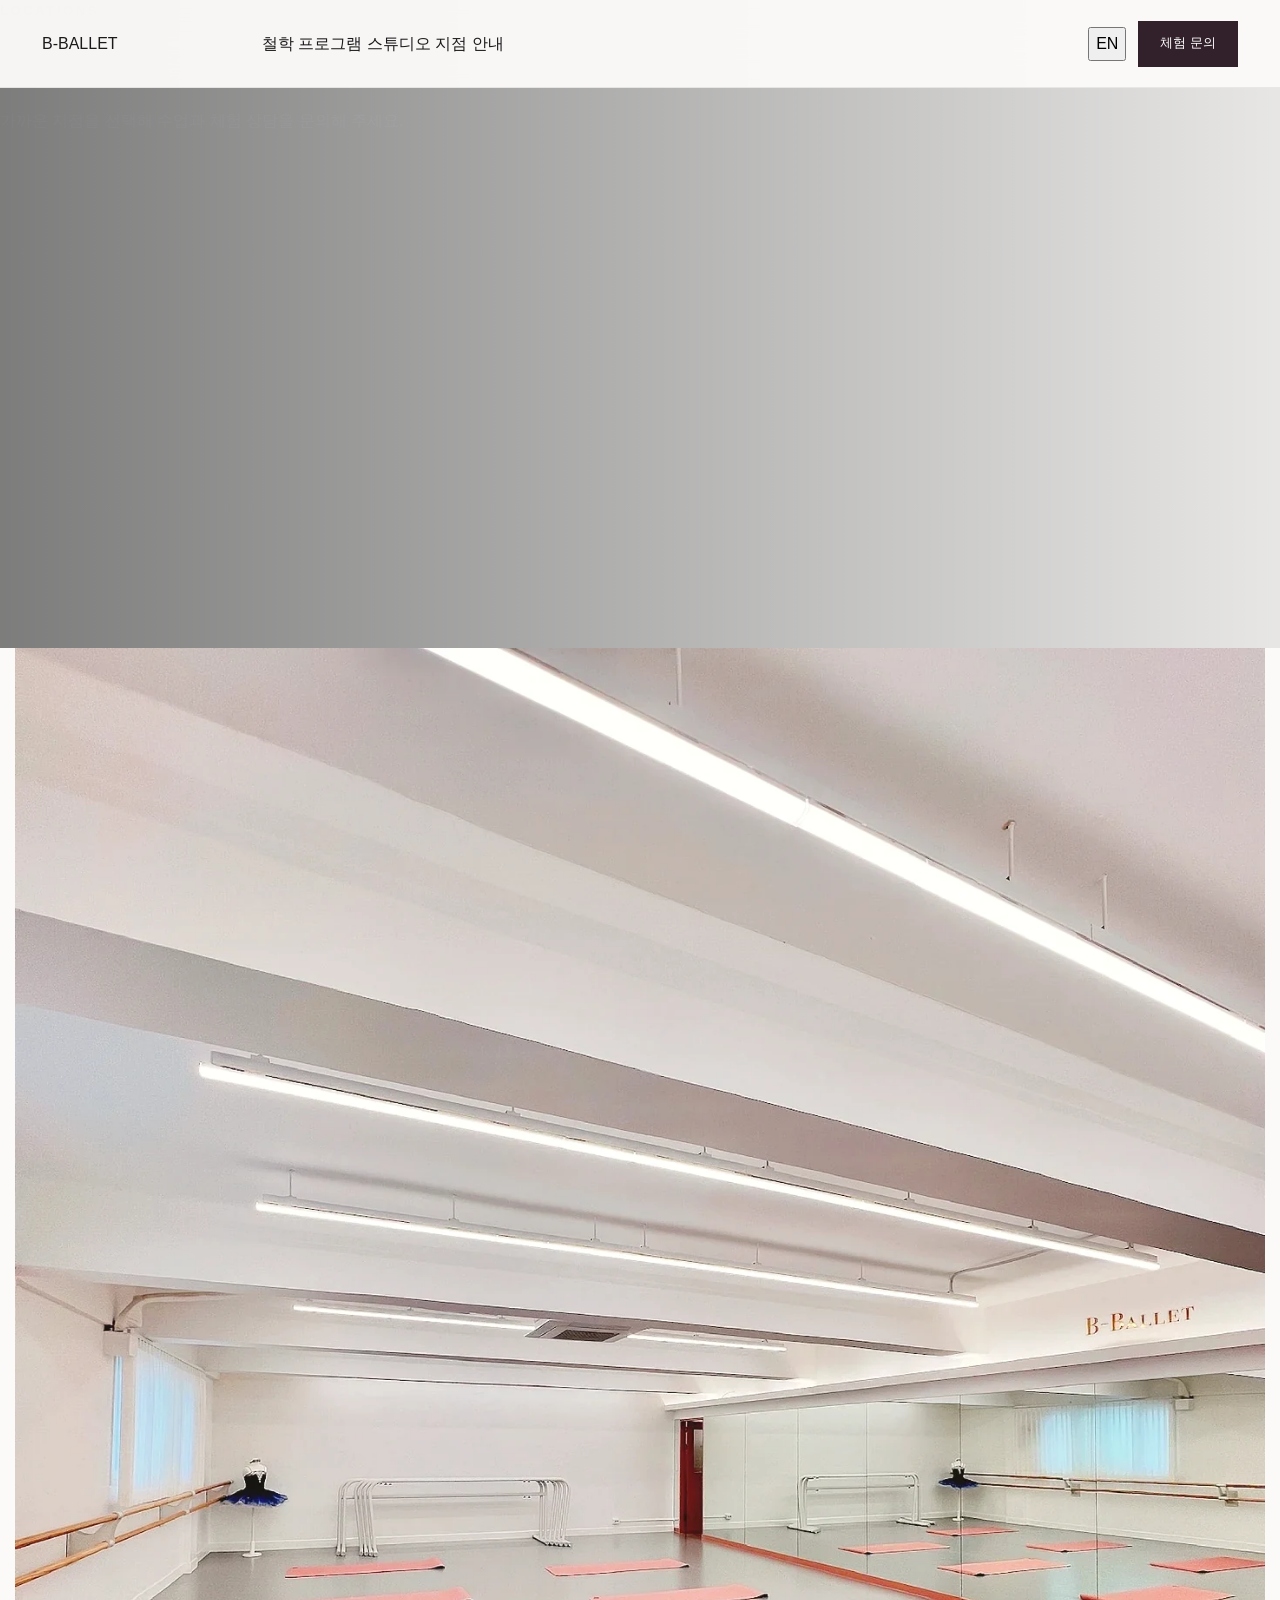
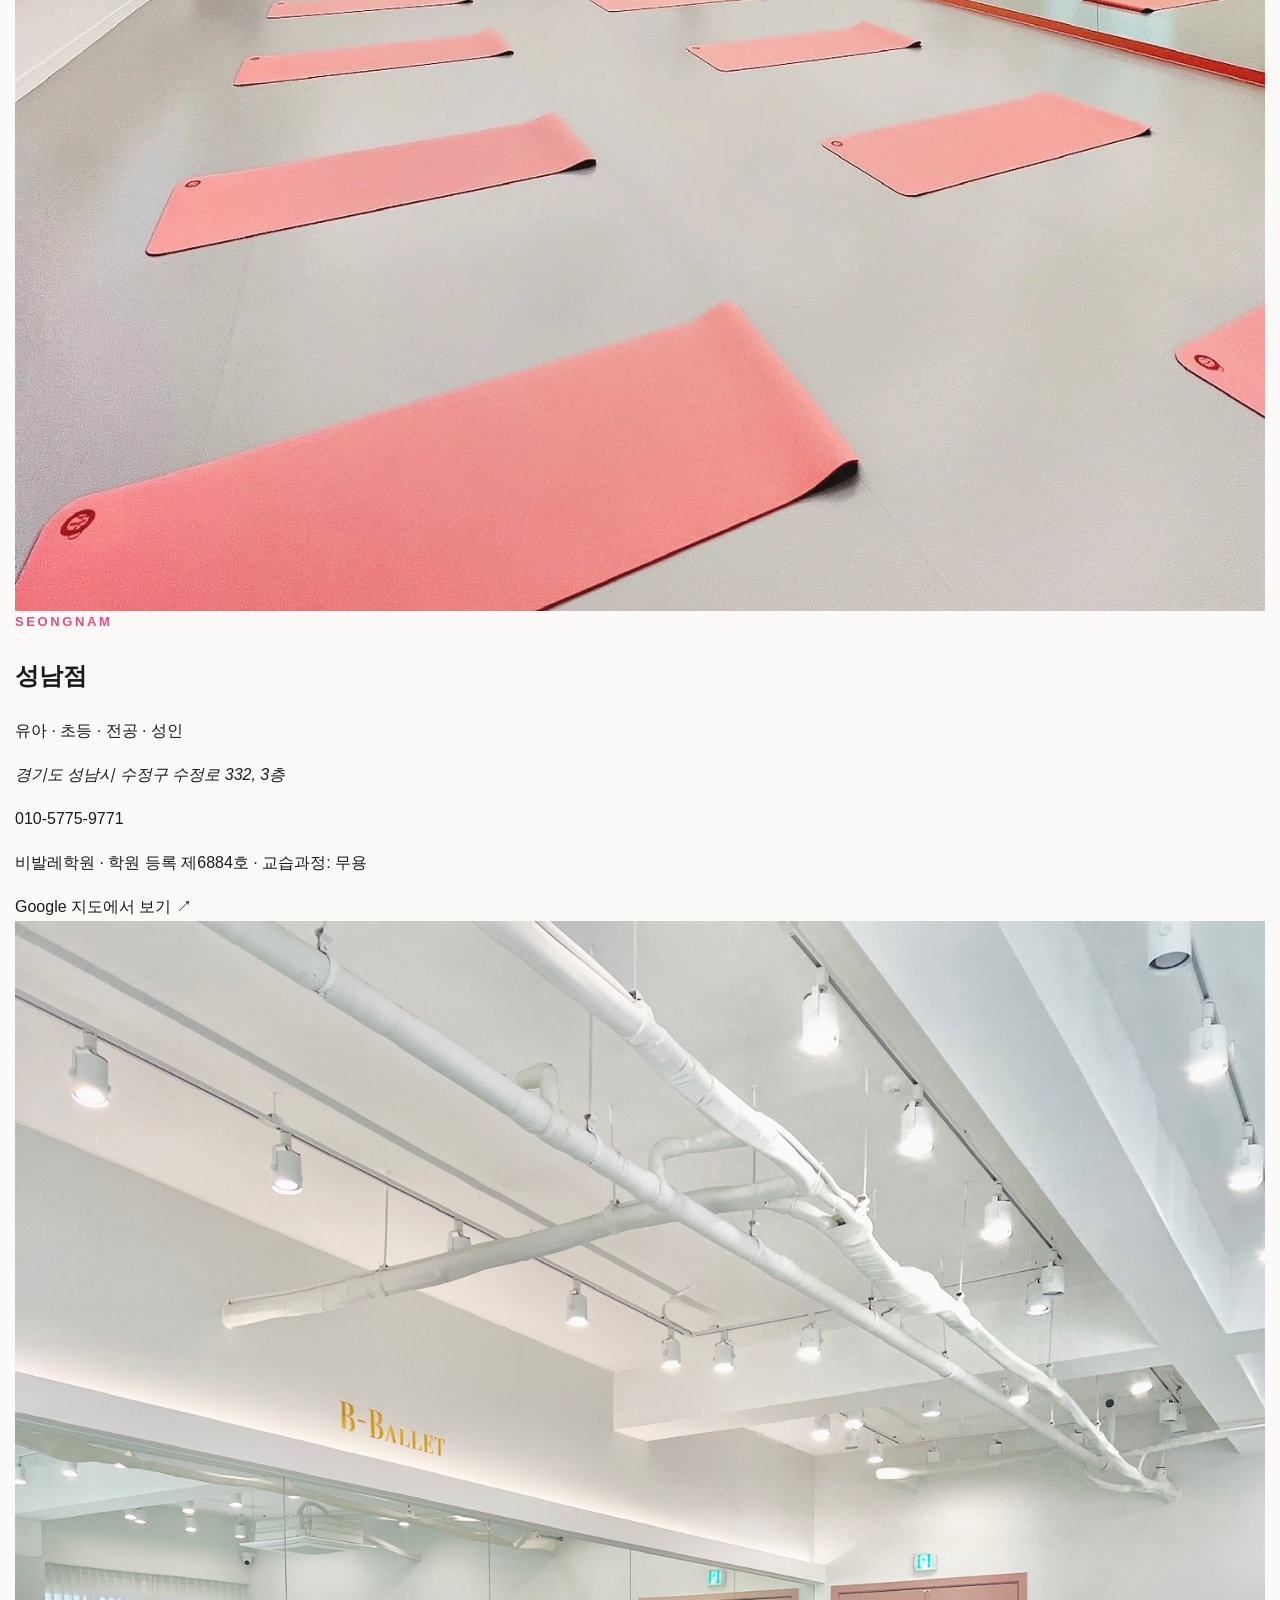
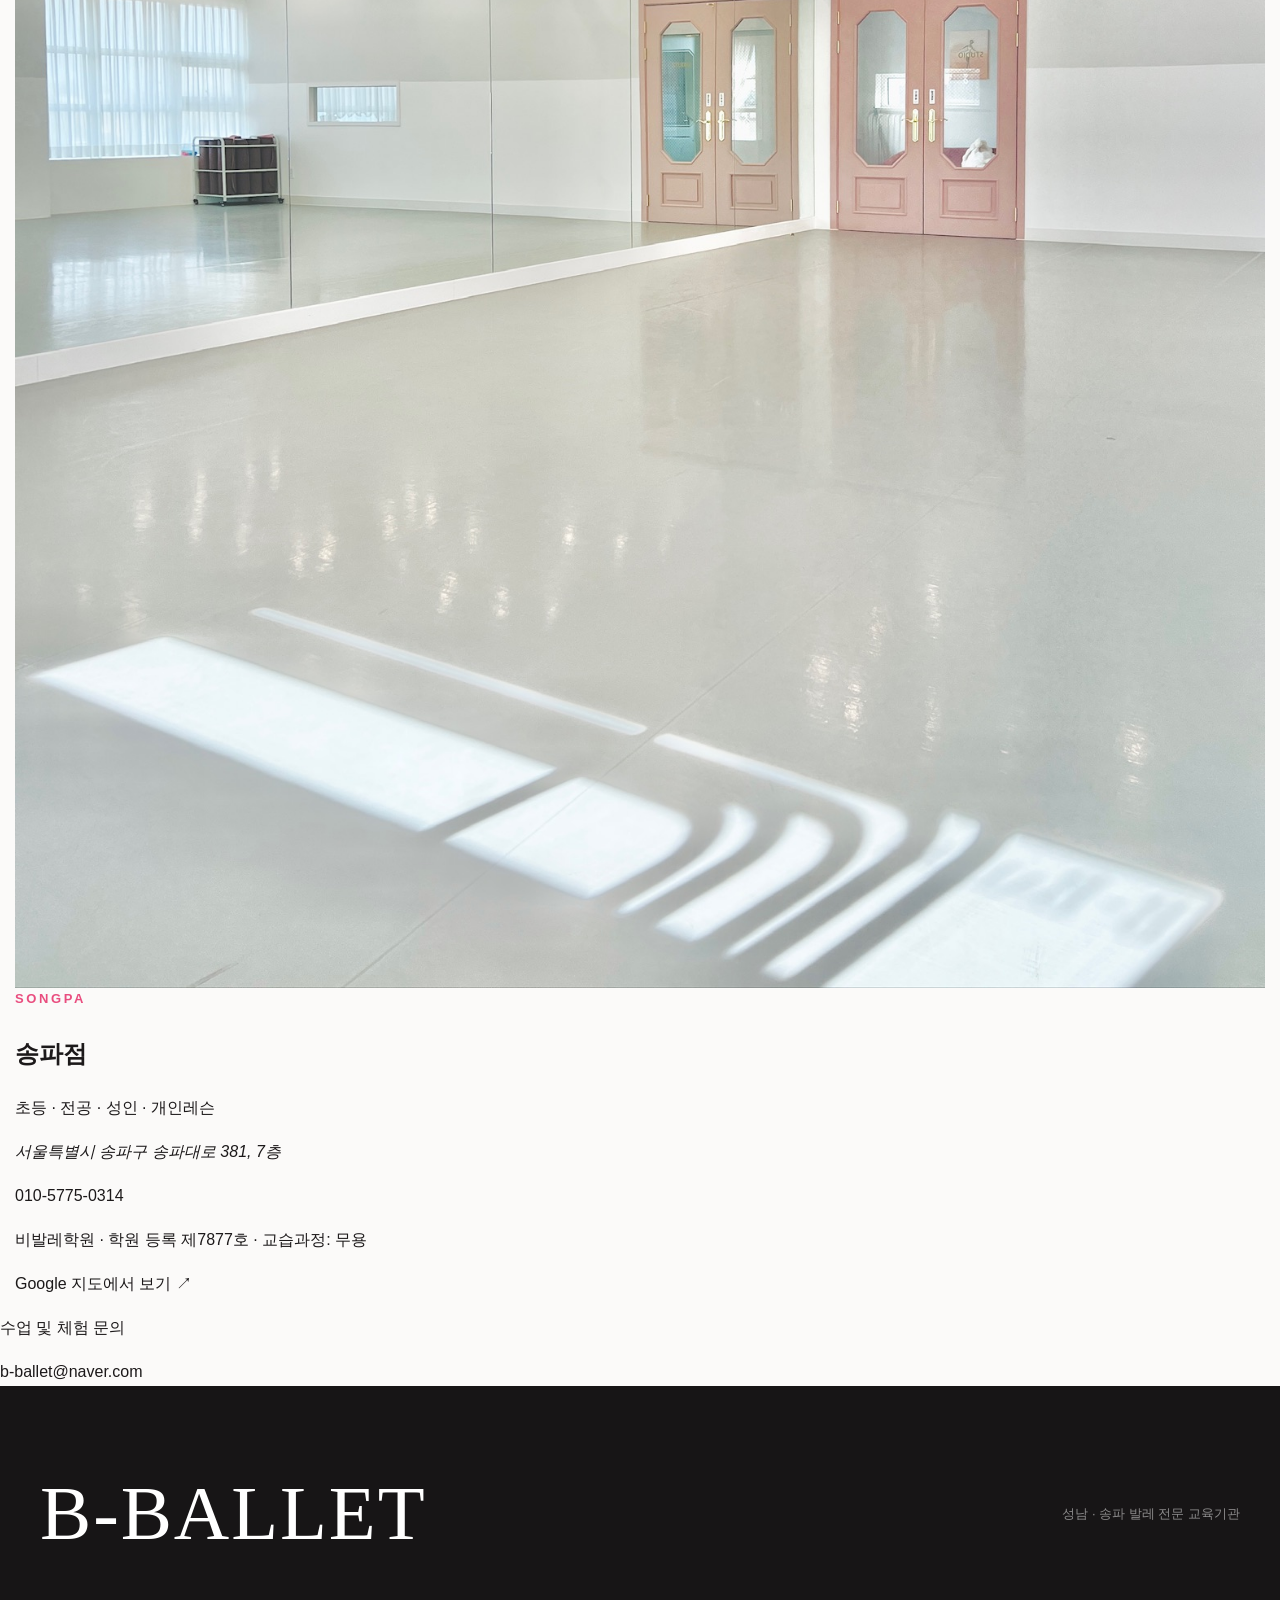
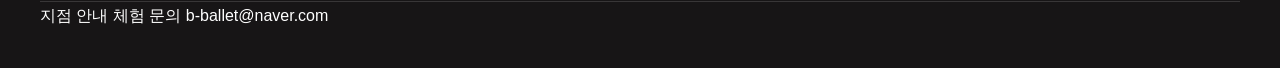
<file: locations.html>
<!doctype html>
<html lang="ko">
<head>
  <meta charset="utf-8">
  <meta name="viewport" content="width=device-width, initial-scale=1">
  <meta name="description" content="비발레 성남점과 송파점 위치 및 등록 정보를 안내합니다.">
  <title>지점 안내 | B-BALLET</title>
  <link rel="stylesheet" href="styles.css">
</head>
<body>
  <header class="site-header">
    <a class="brand" href="index.html">B-BALLET</a>
    <nav class="main-nav" aria-label="주요 메뉴">
      <a href="philosophy.html" data-ko="철학" data-en="Philosophy">철학</a>
      <a href="programs.html" data-ko="프로그램" data-en="Programs">프로그램</a>
      <a href="studio.html" data-ko="스튜디오" data-en="Studio">스튜디오</a>
      <a class="is-current" href="locations.html" data-ko="지점 안내" data-en="Locations">지점 안내</a>
    </nav>
    <div class="header-actions">
      <button class="lang-toggle" type="button" aria-label="언어 변경">EN</button>
      <a class="header-cta" href="trial.html" data-ko="체험 문의" data-en="Trial inquiry">체험 문의</a>
    </div>
  </header>

  <main class="page-main">
    <section class="page-hero page-hero--light">
      <p class="eyebrow" data-ko="LOCATIONS" data-en="LOCATIONS">LOCATIONS</p>
      <h1 data-ko="성남과 송파에서 만나는 비발레" data-en="Meet B-BALLET in Seongnam and Songpa">성남과 송파에서 만나는 비발레</h1>
      <p data-ko="가까운 지점을 선택해 수업과 체험 상담을 문의해 주세요." data-en="Choose the studio nearest you for class and trial inquiries.">가까운 지점을 선택해 수업과 체험 상담을 문의해 주세요.</p>
    </section>

    <section class="location-list section-shell">
      <article class="location-detail">
        <img src="assets/graded/seongnam-hall.webp" alt="비발레 성남점 홀">
        <div>
          <p class="eyebrow" data-ko="SEONGNAM" data-en="SEONGNAM">SEONGNAM</p>
          <h2 data-ko="성남점" data-en="Seongnam Studio">성남점</h2>
          <p data-ko="유아 · 초등 · 전공 · 성인" data-en="Preschool · Elementary · Pre-professional · Adult">유아 · 초등 · 전공 · 성인</p>
          <address data-ko="경기도 성남시 수정구 수정로 332, 3층" data-en="3F, 332 Sujeong-ro, Sujeong-gu, Seongnam-si, Gyeonggi-do">경기도 성남시 수정구 수정로 332, 3층</address>
          <p><a href="tel:01057759771">010-5775-9771</a></p>
          <p class="registration" data-ko="비발레학원 · 학원 등록 제6884호 · 교습과정: 무용" data-en="B-BALLET Academy · Registration No. 6884 · Curriculum: Dance">비발레학원 · 학원 등록 제6884호 · 교습과정: 무용</p>
          <a class="text-link" href="https://www.google.com/maps/search/?api=1&query=%EA%B2%BD%EA%B8%B0%EB%8F%84+%EC%84%B1%EB%82%A8%EC%8B%9C+%EC%88%98%EC%A0%95%EA%B5%AC+%EC%88%98%EC%A0%95%EB%A1%9C+332" target="_blank" rel="noopener" data-ko="Google 지도에서 보기 ↗" data-en="View on Google Maps ↗">Google 지도에서 보기 ↗</a>
        </div>
      </article>

      <article class="location-detail location-detail--reverse">
        <img src="assets/brand-studio-empty.jpg" alt="비발레 송파점 홀">
        <div>
          <p class="eyebrow" data-ko="SONGPA" data-en="SONGPA">SONGPA</p>
          <h2 data-ko="송파점" data-en="Songpa Studio">송파점</h2>
          <p data-ko="초등 · 전공 · 성인 · 개인레슨" data-en="Elementary · Pre-professional · Adult · Private lessons">초등 · 전공 · 성인 · 개인레슨</p>
          <address data-ko="서울특별시 송파구 송파대로 381, 7층" data-en="7F, 381 Songpa-daero, Songpa-gu, Seoul">서울특별시 송파구 송파대로 381, 7층</address>
          <p><a href="tel:01057750314">010-5775-0314</a></p>
          <p class="registration" data-ko="비발레학원 · 학원 등록 제7877호 · 교습과정: 무용" data-en="B-BALLET Academy · Registration No. 7877 · Curriculum: Dance">비발레학원 · 학원 등록 제7877호 · 교습과정: 무용</p>
          <a class="text-link" href="https://www.google.com/maps/search/?api=1&query=%EC%84%9C%EC%9A%B8%ED%8A%B9%EB%B3%84%EC%8B%9C+%EC%86%A1%ED%8C%8C%EA%B5%AC+%EC%86%A1%ED%8C%8C%EB%8C%80%EB%A1%9C+381" target="_blank" rel="noopener" data-ko="Google 지도에서 보기 ↗" data-en="View on Google Maps ↗">Google 지도에서 보기 ↗</a>
        </div>
      </article>
    </section>

    <section class="contact-strip">
      <p data-ko="수업 및 체험 문의" data-en="Class and trial inquiries">수업 및 체험 문의</p>
      <a href="mailto:b-ballet@naver.com">b-ballet@naver.com</a>
    </section>
  </main>

  <footer class="footer">
    <div class="footer-inner">
      <div class="footer-brand">
        <a class="footer-wordmark-text" href="index.html">B-BALLET</a>
        <p data-ko="성남 · 송파 발레 전문 교육기관" data-en="Professional ballet education in Seongnam and Songpa">성남 · 송파 발레 전문 교육기관</p>
      </div>
      <div class="footer-links">
        <a href="locations.html" data-ko="지점 안내" data-en="Locations">지점 안내</a>
        <a href="trial.html" data-ko="체험 문의" data-en="Trial inquiry">체험 문의</a>
        <a href="mailto:b-ballet@naver.com">b-ballet@naver.com</a>
      </div>
    </div>
  </footer>
  <script src="script.js"></script>
</body>
</html>
</file>
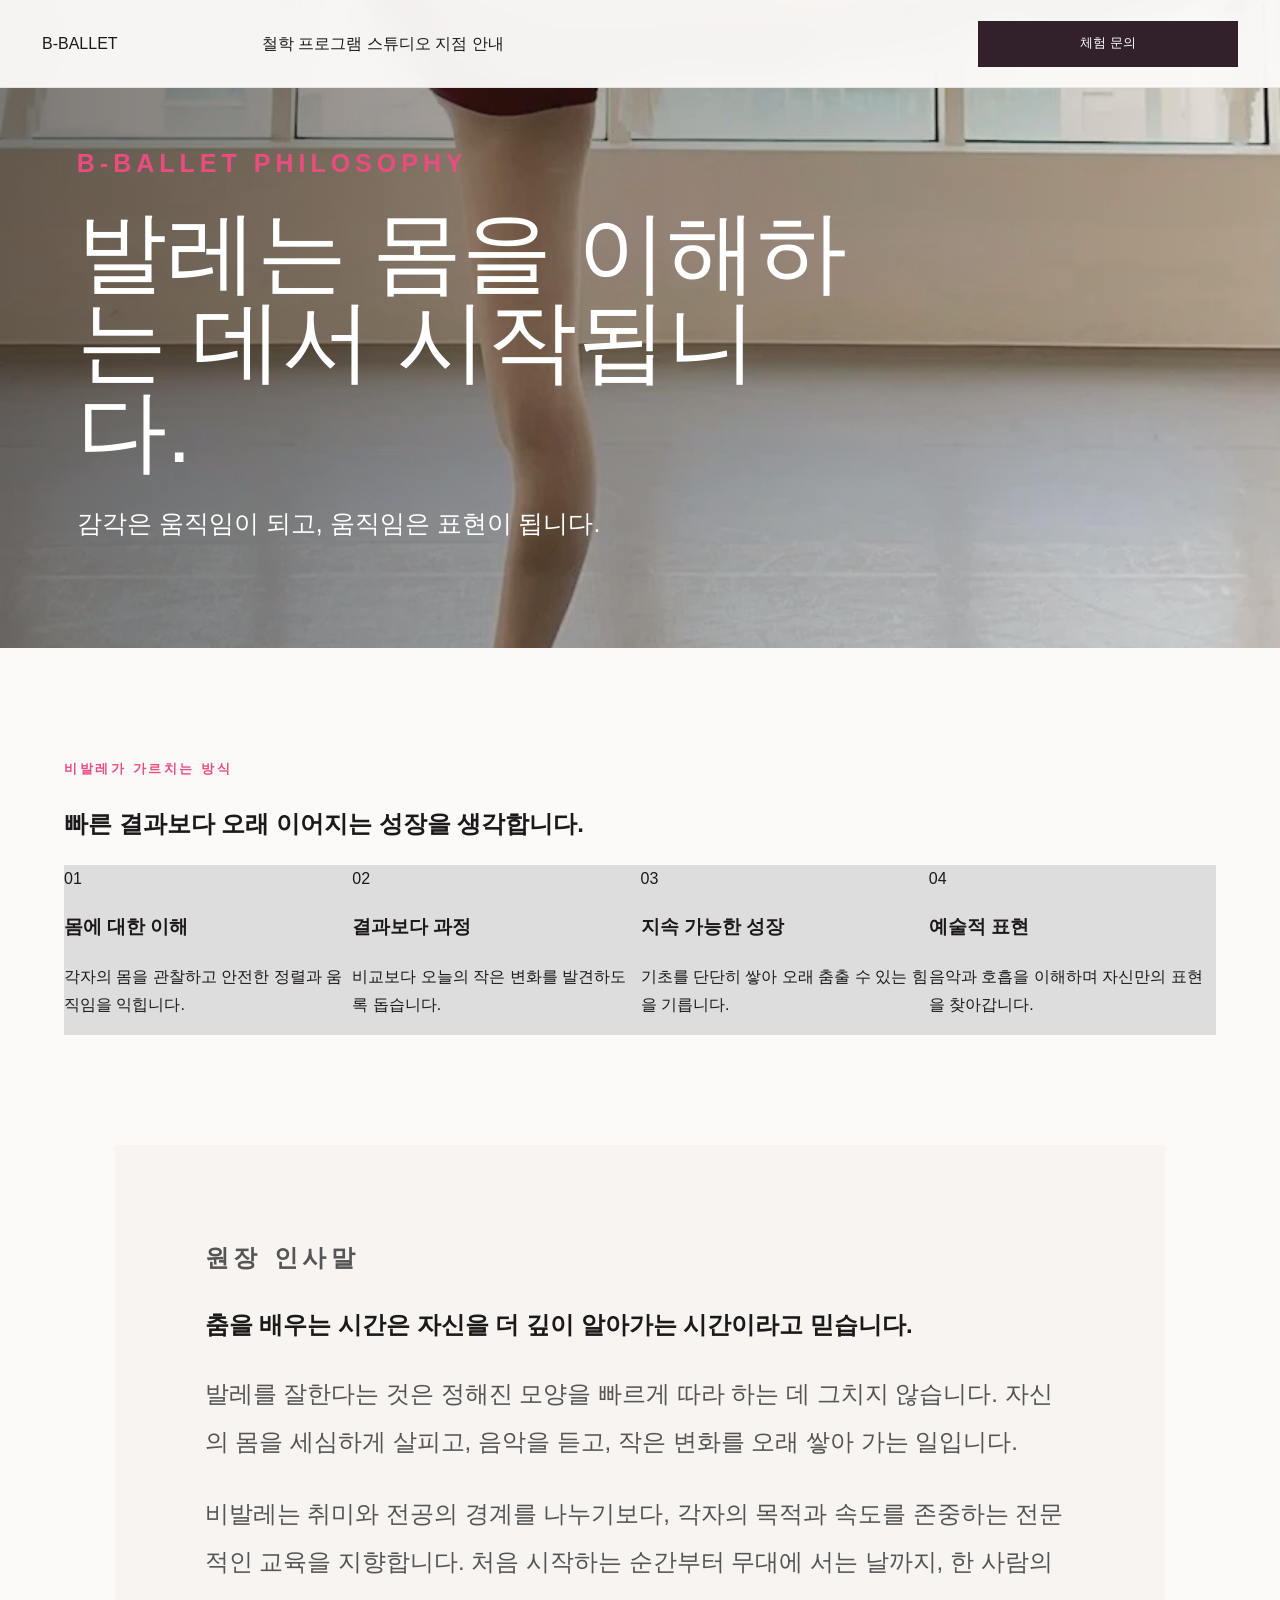
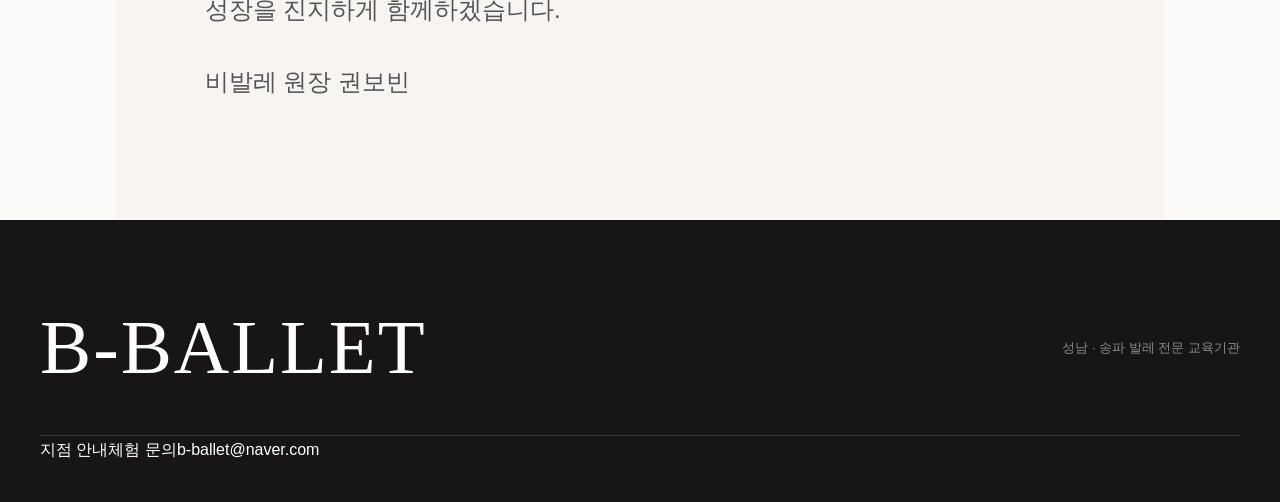
<file: philosophy.html>
<!doctype html>
<html lang="ko">
<head>
  <meta charset="utf-8">
  <meta name="viewport" content="width=device-width, initial-scale=1">
  <meta name="description" content="비발레의 교육 철학과 원장 인사말">
  <title>교육 철학 | B-BALLET</title>
  <link rel="stylesheet" href="styles.css">
</head>
<body>
  <header class="site-header">
    <a class="brand" href="index.html" aria-label="비발레 홈">B-BALLET</a>
    <nav class="main-nav" aria-label="주요 메뉴">
      <a class="is-current" href="philosophy.html" data-ko="철학" data-en="Philosophy">철학</a>
      <a href="programs.html" data-ko="프로그램" data-en="Programs">프로그램</a>
      <a href="studio.html" data-ko="스튜디오" data-en="Studio">스튜디오</a>
      <a href="locations.html" data-ko="지점 안내" data-en="Locations">지점 안내</a>
    </nav>
    <a class="header-cta" href="trial.html" data-ko="체험 문의" data-en="Trial inquiry">체험 문의</a>
  </header>

  <main class="page-main">
    <section class="page-hero page-hero--philosophy">
      <img src="assets/graded/philosophy-etude.webp" alt="비발레 수업 중 에튀드 동작을 지도하는 모습">
      <div class="page-hero-copy">
        <p class="eyebrow" data-ko="B-BALLET PHILOSOPHY" data-en="B-BALLET PHILOSOPHY">B-BALLET PHILOSOPHY</p>
        <h1 data-ko="발레는 몸을 이해하는 데서 시작됩니다." data-en="Ballet begins with understanding the body.">발레는 몸을 이해하는 데서 시작됩니다.</h1>
        <p data-ko="감각은 움직임이 되고, 움직임은 표현이 됩니다." data-en="Awareness becomes movement, and movement becomes expression.">감각은 움직임이 되고, 움직임은 표현이 됩니다.</p>
      </div>
    </section>

    <section class="page-section page-section--centered">
      <p class="eyebrow" data-ko="비발레가 가르치는 방식" data-en="HOW WE TEACH">비발레가 가르치는 방식</p>
      <h2 data-ko="빠른 결과보다 오래 이어지는 성장을 생각합니다." data-en="We value lasting growth over quick results.">빠른 결과보다 오래 이어지는 성장을 생각합니다.</h2>
      <div class="value-grid">
        <article><span>01</span><h3 data-ko="몸에 대한 이해" data-en="Body Awareness">몸에 대한 이해</h3><p data-ko="각자의 몸을 관찰하고 안전한 정렬과 움직임을 익힙니다." data-en="Students learn safe alignment by observing and understanding their own bodies.">각자의 몸을 관찰하고 안전한 정렬과 움직임을 익힙니다.</p></article>
        <article><span>02</span><h3 data-ko="결과보다 과정" data-en="Process over Results">결과보다 과정</h3><p data-ko="비교보다 오늘의 작은 변화를 발견하도록 돕습니다." data-en="We help each student notice meaningful progress without comparison.">비교보다 오늘의 작은 변화를 발견하도록 돕습니다.</p></article>
        <article><span>03</span><h3 data-ko="지속 가능한 성장" data-en="Sustainable Growth">지속 가능한 성장</h3><p data-ko="기초를 단단히 쌓아 오래 춤출 수 있는 힘을 기릅니다." data-en="Strong fundamentals build the strength needed for a lasting dance practice.">기초를 단단히 쌓아 오래 춤출 수 있는 힘을 기릅니다.</p></article>
        <article><span>04</span><h3 data-ko="예술적 표현" data-en="Artistic Expression">예술적 표현</h3><p data-ko="음악과 호흡을 이해하며 자신만의 표현을 찾아갑니다." data-en="Students develop their own expression through musicality and breath.">음악과 호흡을 이해하며 자신만의 표현을 찾아갑니다.</p></article>
      </div>
    </section>

    <section class="director-note">
      <div>
        <p class="eyebrow" data-ko="원장 인사말" data-en="A NOTE FROM THE DIRECTOR">원장 인사말</p>
        <h2 data-ko="춤을 배우는 시간은 자신을 더 깊이 알아가는 시간이라고 믿습니다." data-en="Learning to dance is also a way of understanding yourself more deeply.">춤을 배우는 시간은 자신을 더 깊이 알아가는 시간이라고 믿습니다.</h2>
      </div>
      <div class="director-note-copy">
        <p data-ko="발레를 잘한다는 것은 정해진 모양을 빠르게 따라 하는 데 그치지 않습니다. 자신의 몸을 세심하게 살피고, 음악을 듣고, 작은 변화를 오래 쌓아 가는 일입니다." data-en="Ballet is more than reproducing a shape quickly. It is the practice of observing your body, listening to music, and building small changes over time.">발레를 잘한다는 것은 정해진 모양을 빠르게 따라 하는 데 그치지 않습니다. 자신의 몸을 세심하게 살피고, 음악을 듣고, 작은 변화를 오래 쌓아 가는 일입니다.</p>
        <p data-ko="비발레는 취미와 전공의 경계를 나누기보다, 각자의 목적과 속도를 존중하는 전문적인 교육을 지향합니다. 처음 시작하는 순간부터 무대에 서는 날까지, 한 사람의 성장을 진지하게 함께하겠습니다." data-en="At B-BALLET, we respect every student's purpose and pace. From the first class to the stage, we are committed to guiding each dancer with care and professionalism.">비발레는 취미와 전공의 경계를 나누기보다, 각자의 목적과 속도를 존중하는 전문적인 교육을 지향합니다. 처음 시작하는 순간부터 무대에 서는 날까지, 한 사람의 성장을 진지하게 함께하겠습니다.</p>
        <p class="signature" data-ko="비발레 원장 권보빈" data-en="Kwon Bobin, Director of B-BALLET">비발레 원장 권보빈</p>
      </div>
    </section>
  </main>

  <footer class="footer"><div class="footer-inner"><div class="footer-brand"><a class="footer-wordmark-text" href="index.html">B-BALLET</a><p data-ko="성남 · 송파 발레 전문 교육기관" data-en="Professional ballet education in Seongnam and Songpa">성남 · 송파 발레 전문 교육기관</p></div><div class="footer-links"><a href="locations.html" data-ko="지점 안내" data-en="Locations">지점 안내</a><a href="trial.html" data-ko="체험 문의" data-en="Trial inquiry">체험 문의</a><a href="mailto:b-ballet@naver.com">b-ballet@naver.com</a></div></div></footer>
  <script src="script.js"></script>
</body>
</html>
</file>
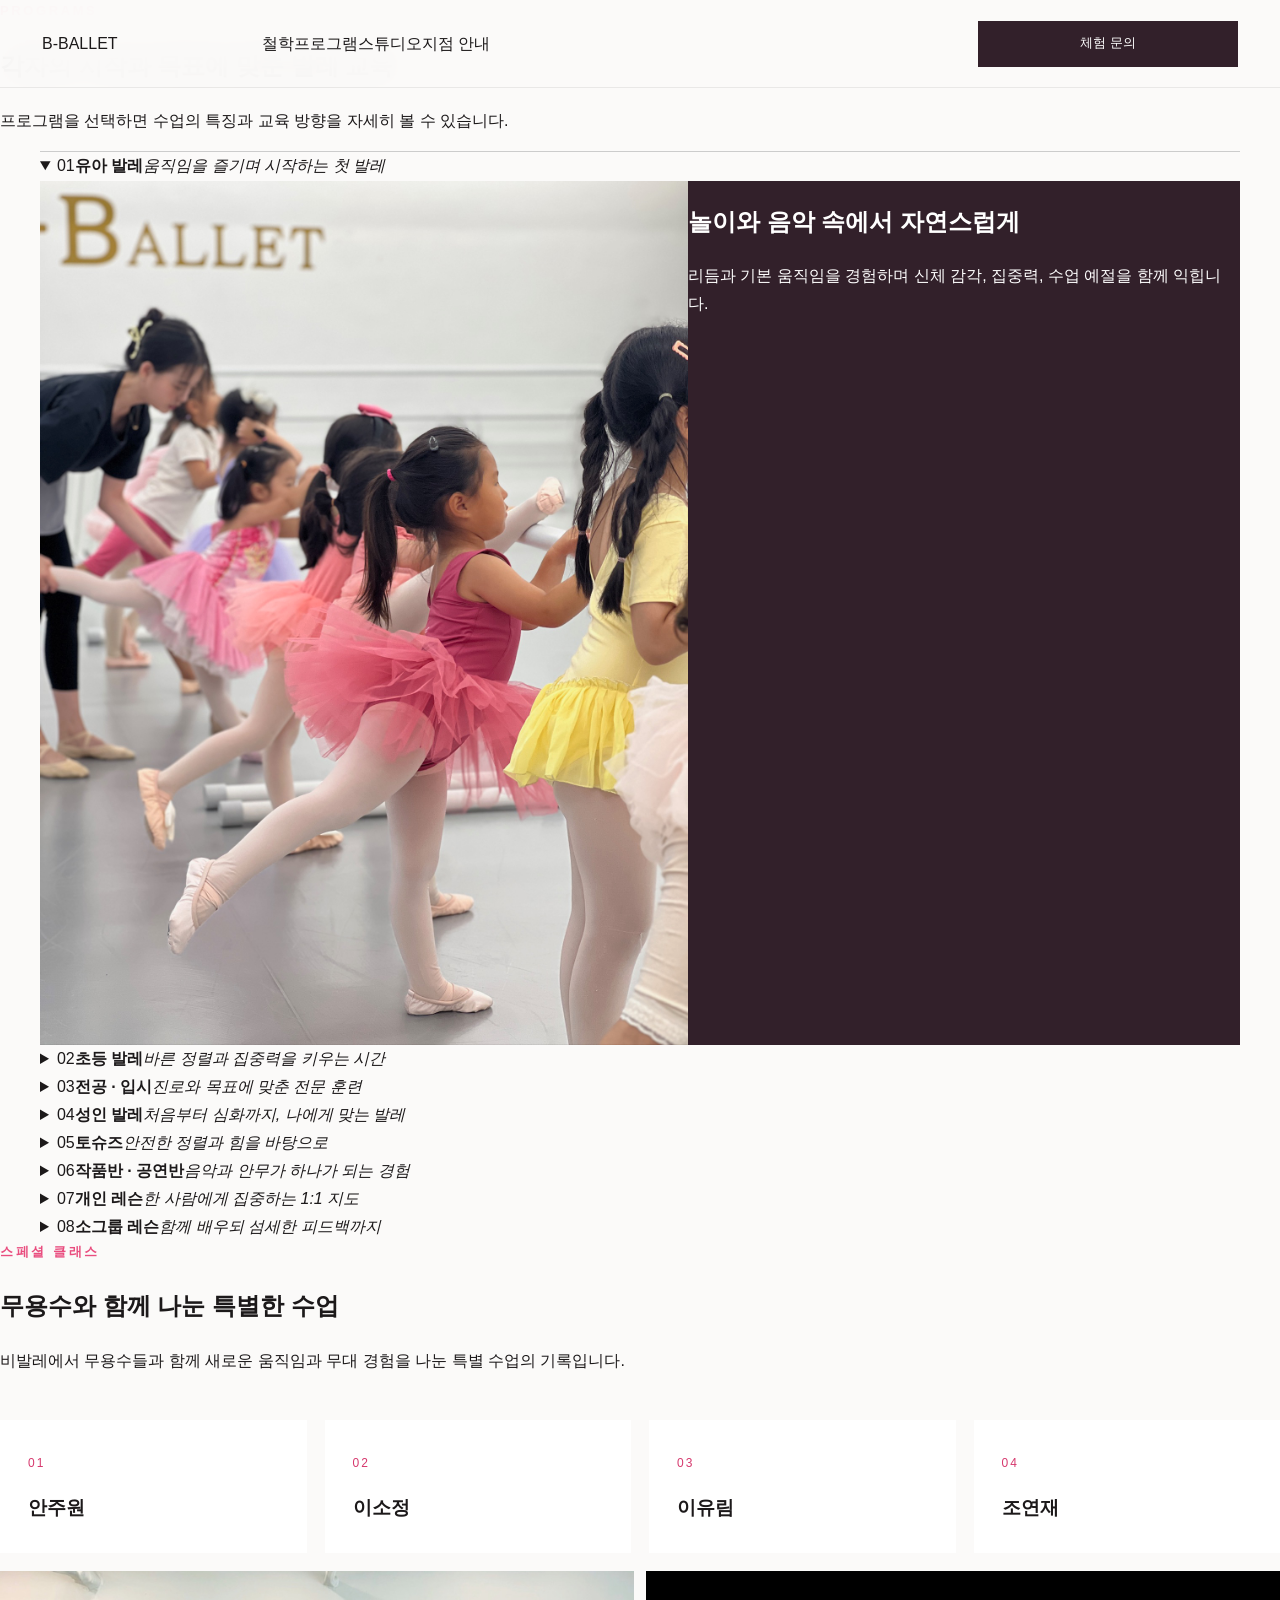
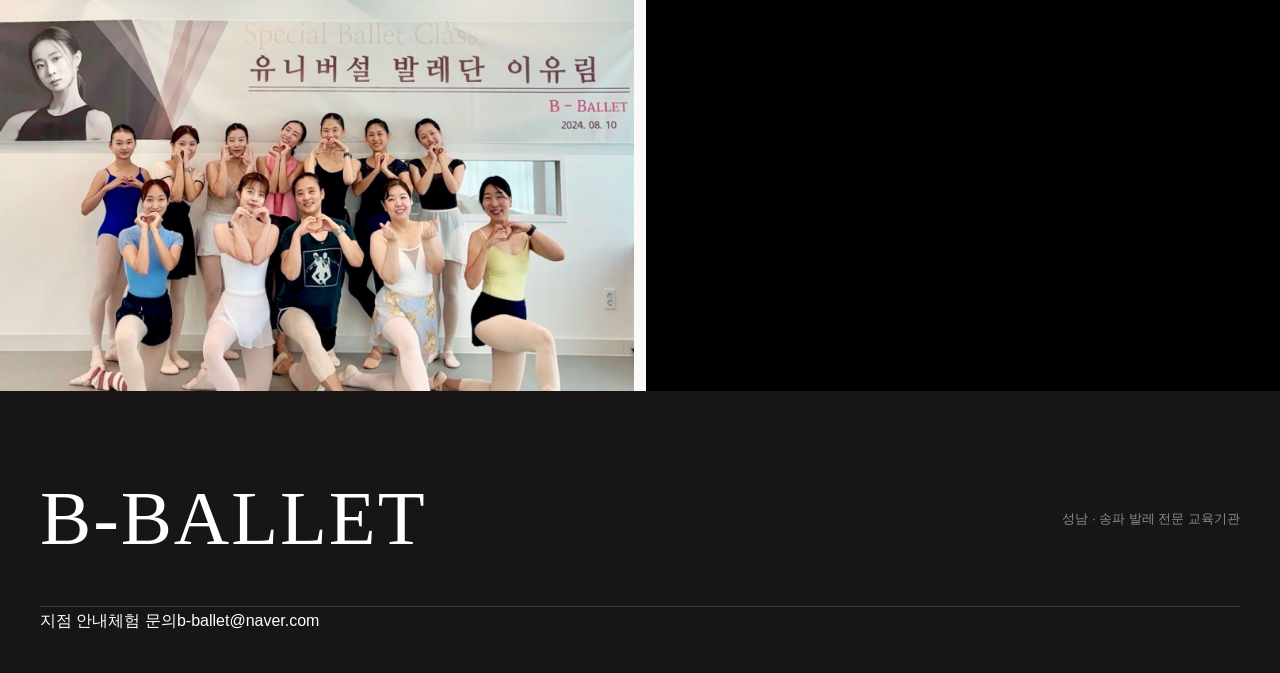
<file: programs.html>
<!doctype html>
<html lang="ko">
<head>
  <meta charset="utf-8"><meta name="viewport" content="width=device-width, initial-scale=1">
  <meta name="description" content="비발레 유아, 초등, 전공, 성인, 개인 및 소그룹 프로그램">
  <title>프로그램 | B-BALLET</title><link rel="stylesheet" href="styles.css">
</head>
<body>
  <header class="site-header"><a class="brand" href="index.html">B-BALLET</a><nav class="main-nav" aria-label="주요 메뉴"><a href="philosophy.html" data-ko="철학" data-en="Philosophy">철학</a><a class="is-current" href="programs.html" data-ko="프로그램" data-en="Programs">프로그램</a><a href="studio.html" data-ko="스튜디오" data-en="Studio">스튜디오</a><a href="locations.html" data-ko="지점 안내" data-en="Locations">지점 안내</a></nav><a class="header-cta" href="trial.html" data-ko="체험 문의" data-en="Trial inquiry">체험 문의</a></header>
  <main class="page-main">
    <section class="simple-page-intro"><p class="eyebrow">PROGRAMS</p><h1 data-ko="각자의 시작과 목표에 맞춘 발레 교육" data-en="Ballet education for every starting point and goal">각자의 시작과 목표에 맞춘 발레 교육</h1><p data-ko="프로그램을 선택하면 수업의 특징과 교육 방향을 자세히 볼 수 있습니다." data-en="Select a program to learn more about its focus and approach.">프로그램을 선택하면 수업의 특징과 교육 방향을 자세히 볼 수 있습니다.</p></section>
    <section class="program-list" aria-label="비발레 프로그램">
      <details open><summary><span>01</span><strong data-ko="유아 발레" data-en="Kids Ballet">유아 발레</strong><em data-ko="움직임을 즐기며 시작하는 첫 발레" data-en="A joyful first step into ballet">움직임을 즐기며 시작하는 첫 발레</em></summary><div class="program-detail"><img src="assets/brand-kids-class.jpg" alt="유아 발레 수업"><div><h2 data-ko="놀이와 음악 속에서 자연스럽게" data-en="A natural beginning through music and play">놀이와 음악 속에서 자연스럽게</h2><p data-ko="리듬과 기본 움직임을 경험하며 신체 감각, 집중력, 수업 예절을 함께 익힙니다." data-en="Children build body awareness, focus, and class etiquette through rhythm and foundational movement.">리듬과 기본 움직임을 경험하며 신체 감각, 집중력, 수업 예절을 함께 익힙니다.</p></div></div></details>
      <details><summary><span>02</span><strong data-ko="초등 발레" data-en="Elementary Ballet">초등 발레</strong><em data-ko="바른 정렬과 집중력을 키우는 시간" data-en="Building alignment and concentration">바른 정렬과 집중력을 키우는 시간</em></summary><div class="program-detail"><img src="assets/seongnam-junior-training.jpg" alt="초등 발레 수업"><div><h2 data-ko="튼튼한 기초와 자신감" data-en="Strong foundations and confidence">튼튼한 기초와 자신감</h2><p data-ko="연령과 경험에 맞는 단계별 훈련으로 자세, 유연성, 근력과 음악성을 고르게 발전시킵니다." data-en="Level-appropriate training develops posture, flexibility, strength, and musicality.">연령과 경험에 맞는 단계별 훈련으로 자세, 유연성, 근력과 음악성을 고르게 발전시킵니다.</p></div></div></details>
      <details><summary><span>03</span><strong data-ko="전공 · 입시" data-en="Pre-Professional & Audition">전공 · 입시</strong><em data-ko="진로와 목표에 맞춘 전문 훈련" data-en="Professional training for specific goals">진로와 목표에 맞춘 전문 훈련</em></summary><div class="program-detail"><img src="assets/hero-main-solo.jpg" alt="전공 발레 수업"><div><h2 data-ko="기초부터 레퍼토리까지 체계적으로" data-en="Structured training from fundamentals to repertoire">기초부터 레퍼토리까지 체계적으로</h2><p data-ko="개인의 수준과 진로를 진단해 기본기, 테크닉, 작품, 무대 표현을 균형 있게 지도합니다." data-en="Training is tailored to each dancer's level and goals, balancing technique, repertoire, and stage presence.">개인의 수준과 진로를 진단해 기본기, 테크닉, 작품, 무대 표현을 균형 있게 지도합니다.</p></div></div></details>
      <details><summary><span>04</span><strong data-ko="성인 발레" data-en="Adult Ballet">성인 발레</strong><em data-ko="처음부터 심화까지, 나에게 맞는 발레" data-en="Ballet at the level that suits you">처음부터 심화까지, 나에게 맞는 발레</em></summary><div class="program-detail"><img src="assets/brand-gallery-adult-class.jpg" alt="성인 발레 수업"><div><h2 data-ko="일상 안에서 만나는 전문적인 수업" data-en="Professional training within everyday life">일상 안에서 만나는 전문적인 수업</h2><p data-ko="입문부터 고급까지 수준별 수업으로 정렬, 근력, 음악성과 표현력을 차근차근 익힙니다." data-en="Level-based classes develop alignment, strength, musicality, and expression from beginner to advanced.">입문부터 고급까지 수준별 수업으로 정렬, 근력, 음악성과 표현력을 차근차근 익힙니다.</p></div></div></details>
      <details><summary><span>05</span><strong data-ko="토슈즈" data-en="Pointe">토슈즈</strong><em data-ko="안전한 정렬과 힘을 바탕으로" data-en="Built on safe alignment and strength">안전한 정렬과 힘을 바탕으로</em></summary><div class="program-detail"><img src="assets/seongnam-pointe-detail.webp" alt="토슈즈 수업"><div><h2 data-ko="준비된 몸으로 만나는 토슈즈" data-en="Pointe work for a prepared body">준비된 몸으로 만나는 토슈즈</h2><p data-ko="발과 발목의 힘, 중심 정렬, 올바른 슈즈 사용을 확인하며 안전하게 단계별로 진행합니다." data-en="Students progress safely through foot and ankle strength, alignment, and correct pointe-shoe use.">발과 발목의 힘, 중심 정렬, 올바른 슈즈 사용을 확인하며 안전하게 단계별로 진행합니다.</p></div></div></details>
      <details><summary><span>06</span><strong data-ko="작품반 · 공연반" data-en="Repertoire & Performance">작품반 · 공연반</strong><em data-ko="음악과 안무가 하나가 되는 경험" data-en="Where music and choreography come together">음악과 안무가 하나가 되는 경험</em></summary><div class="program-detail"><img src="assets/gallery-performance-group.jpg" alt="비발레 공연"><div><h2 data-ko="배운 움직임을 무대의 언어로" data-en="Turning technique into stage expression">배운 움직임을 무대의 언어로</h2><p data-ko="클래식 레퍼토리와 창작 작품을 배우며 군무, 표현, 무대 경험을 함께 쌓습니다." data-en="Dancers study classical and original repertoire while developing ensemble skills, expression, and stage experience.">클래식 레퍼토리와 창작 작품을 배우며 군무, 표현, 무대 경험을 함께 쌓습니다.</p></div></div></details>
      <details><summary><span>07</span><strong data-ko="개인 레슨" data-en="Private Lessons">개인 레슨</strong><em data-ko="한 사람에게 집중하는 1:1 지도" data-en="Focused one-to-one instruction">한 사람에게 집중하는 1:1 지도</em></summary><div class="program-detail"><img src="assets/hero-main-guidance-private.jpg" alt="개인 발레 레슨"><div><h2 data-ko="목표와 몸의 조건에 맞춘 세밀한 수업" data-en="Detailed instruction tailored to your body and goals">목표와 몸의 조건에 맞춘 세밀한 수업</h2><p data-ko="자세 교정, 테크닉 보완, 작품 준비 등 필요한 목표에 집중해 맞춤형으로 지도합니다." data-en="Lessons focus on individual needs such as alignment, technique, or repertoire preparation.">자세 교정, 테크닉 보완, 작품 준비 등 필요한 목표에 집중해 맞춤형으로 지도합니다.</p></div></div></details>
      <details><summary><span>08</span><strong data-ko="소그룹 레슨" data-en="Small Group Lessons">소그룹 레슨</strong><em data-ko="함께 배우되 섬세한 피드백까지" data-en="Shared learning with detailed feedback">함께 배우되 섬세한 피드백까지</em></summary><div class="program-detail"><img src="assets/gallery-trio-line.jpg" alt="세 명이 함께하는 소그룹 발레 레슨"><div><h2 data-ko="가까운 사람들과 만드는 집중도 높은 수업" data-en="Focused training with a small group">가까운 사람들과 만드는 집중도 높은 수업</h2><p data-ko="비슷한 목표를 가진 소수 인원으로 구성해 그룹의 에너지와 개인 피드백을 모두 살립니다." data-en="Small groups combine collaborative energy with individual attention.">비슷한 목표를 가진 소수 인원으로 구성해 그룹의 에너지와 개인 피드백을 모두 살립니다.</p></div></div></details>
    </section>

    <section class="guest-history">
      <div class="guest-history-heading"><p class="eyebrow" data-ko="스페셜 클래스" data-en="SPECIAL CLASSES">스페셜 클래스</p><h2 data-ko="무용수와 함께 나눈 특별한 수업" data-en="Special classes shared with guest dancers">무용수와 함께 나눈 특별한 수업</h2><p data-ko="비발레에서 무용수들과 함께 새로운 움직임과 무대 경험을 나눈 특별 수업의 기록입니다." data-en="A record of special classes at B-BALLET, sharing new movement and stage perspectives with guest dancers.">비발레에서 무용수들과 함께 새로운 움직임과 무대 경험을 나눈 특별 수업의 기록입니다.</p></div>
      <div class="guest-history-grid">
        <article><span>01</span><h3 data-ko="안주원" data-en="Joo Won Ahn">안주원</h3></article>
        <article><span>02</span><h3 data-ko="이소정" data-en="Sojung Lee">이소정</h3></article>
        <article><span>03</span><h3 data-ko="이유림" data-en="Yurim Lee">이유림</h3></article>
        <article><span>04</span><h3 data-ko="조연재" data-en="Yeonjae Cho">조연재</h3></article>
      </div>
      <div class="guest-history-photos"><img src="assets/guest-class-lee-yurim.jpg" alt="이유림 스페셜 클래스"><img src="assets/guest-class-jo-yeonjae.jpg" alt="조연재 스페셜 클래스"></div>
    </section>
  </main>
  <footer class="footer"><div class="footer-inner"><div class="footer-brand"><a class="footer-wordmark-text" href="index.html">B-BALLET</a><p data-ko="성남 · 송파 발레 전문 교육기관" data-en="Professional ballet education in Seongnam and Songpa">성남 · 송파 발레 전문 교육기관</p></div><div class="footer-links"><a href="locations.html" data-ko="지점 안내" data-en="Locations">지점 안내</a><a href="trial.html" data-ko="체험 문의" data-en="Trial inquiry">체험 문의</a><a href="mailto:b-ballet@naver.com">b-ballet@naver.com</a></div></div></footer>
  <script src="script.js"></script>
</body></html>
</file>
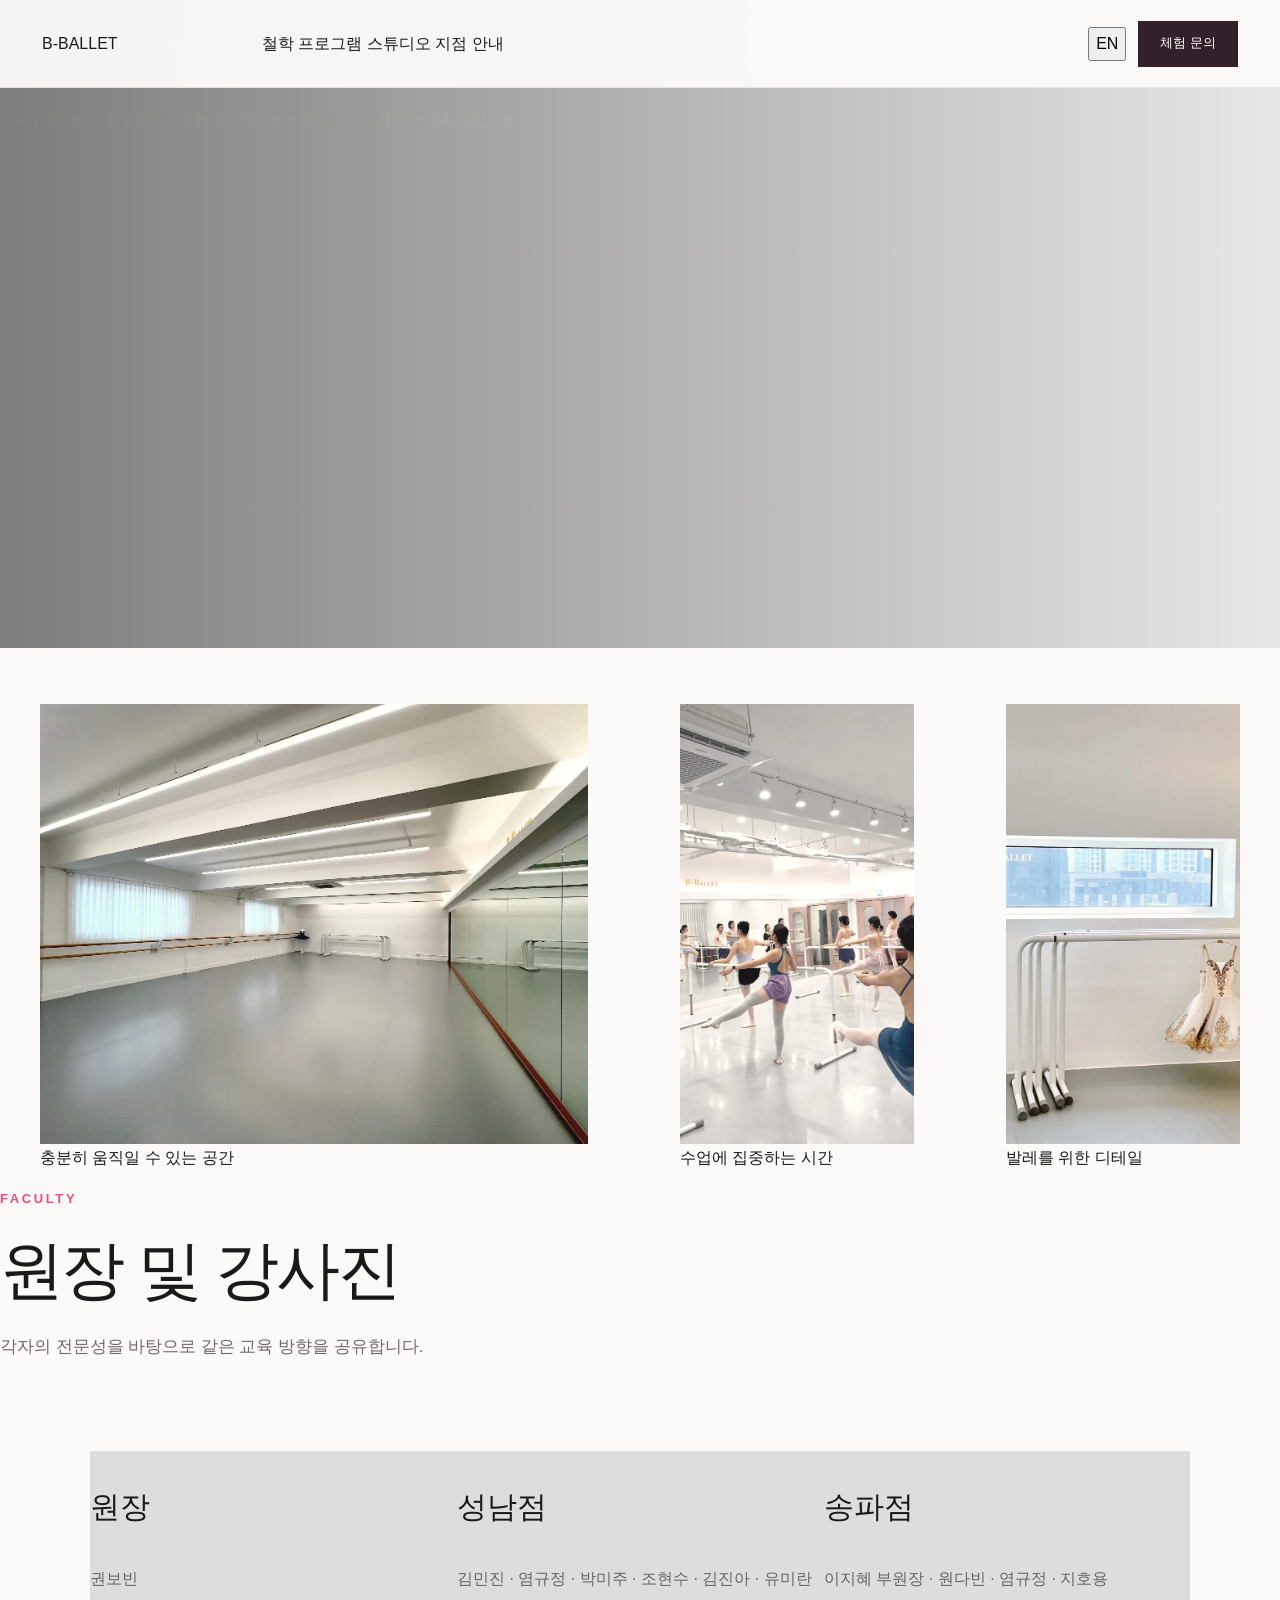
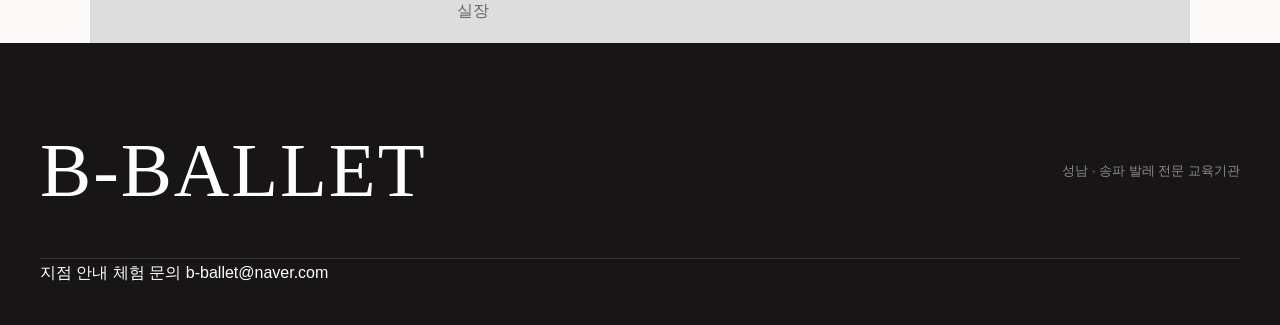
<file: studio.html>
<!doctype html>
<html lang="ko">
<head>
  <meta charset="utf-8">
  <meta name="viewport" content="width=device-width, initial-scale=1">
  <meta name="description" content="비발레 스튜디오 공간과 강사진을 소개합니다.">
  <title>스튜디오 | B-BALLET</title>
  <link rel="stylesheet" href="styles.css">
</head>
<body>
  <header class="site-header">
    <a class="brand" href="index.html">B-BALLET</a>
    <nav class="main-nav" aria-label="주요 메뉴">
      <a href="philosophy.html" data-ko="철학" data-en="Philosophy">철학</a>
      <a href="programs.html" data-ko="프로그램" data-en="Programs">프로그램</a>
      <a class="is-current" href="studio.html" data-ko="스튜디오" data-en="Studio">스튜디오</a>
      <a href="locations.html" data-ko="지점 안내" data-en="Locations">지점 안내</a>
    </nav>
    <div class="header-actions">
      <button class="lang-toggle" type="button" aria-label="언어 변경">EN</button>
      <a class="header-cta" href="trial.html" data-ko="체험 문의" data-en="Trial inquiry">체험 문의</a>
    </div>
  </header>

  <main class="page-main">
    <section class="page-hero page-hero--light">
      <p class="eyebrow" data-ko="THE STUDIO" data-en="THE STUDIO">THE STUDIO</p>
      <h1 data-ko="움직임에 집중할 수 있는 공간" data-en="A space designed for movement">움직임에 집중할 수 있는 공간</h1>
      <p data-ko="넉넉한 동선과 자연광, 수업에 필요한 설비를 갖춘 두 개의 스튜디오입니다." data-en="Two studios with generous space, natural light, and facilities designed for focused ballet training.">넉넉한 동선과 자연광, 수업에 필요한 설비를 갖춘 두 개의 스튜디오입니다.</p>
    </section>

    <section class="studio-gallery section-shell" aria-label="스튜디오 사진">
      <figure class="studio-gallery__wide">
        <img src="assets/graded/studio-empty-wide.webp" alt="넓고 밝은 비발레 스튜디오 홀">
        <figcaption data-ko="충분히 움직일 수 있는 공간" data-en="Room to move freely">충분히 움직일 수 있는 공간</figcaption>
      </figure>
      <figure>
        <img src="assets/graded/studio-class.webp" alt="비발레 스튜디오 수업 모습">
        <figcaption data-ko="수업에 집중하는 시간" data-en="Time devoted to learning">수업에 집중하는 시간</figcaption>
      </figure>
      <figure>
        <img src="assets/graded/studio-pointe-detail.webp" alt="비발레 스튜디오의 토슈즈와 바 디테일">
        <figcaption data-ko="발레를 위한 디테일" data-en="Details made for ballet">발레를 위한 디테일</figcaption>
      </figure>
    </section>

    <section class="section-shell faculty-section">
      <div class="section-heading section-heading--quiet">
        <p class="eyebrow" data-ko="FACULTY" data-en="FACULTY">FACULTY</p>
        <h2 data-ko="원장 및 강사진" data-en="Director & Faculty">원장 및 강사진</h2>
        <p data-ko="각자의 전문성을 바탕으로 같은 교육 방향을 공유합니다." data-en="Our faculty brings distinct expertise to one shared teaching philosophy.">각자의 전문성을 바탕으로 같은 교육 방향을 공유합니다.</p>
      </div>
      <div class="faculty-columns">
        <div>
          <h3 data-ko="원장" data-en="Director">원장</h3>
          <p>권보빈</p>
        </div>
        <div>
          <h3 data-ko="성남점" data-en="Seongnam">성남점</h3>
          <p>김민진 · 염규정 · 박미주 · 조현수 · 김진아 · 유미란 실장</p>
        </div>
        <div>
          <h3 data-ko="송파점" data-en="Songpa">송파점</h3>
          <p>이지혜 부원장 · 원다빈 · 염규정 · 지호용</p>
        </div>
      </div>
    </section>
  </main>

  <footer class="footer">
    <div class="footer-inner">
      <div class="footer-brand">
        <a class="footer-wordmark-text" href="index.html">B-BALLET</a>
        <p data-ko="성남 · 송파 발레 전문 교육기관" data-en="Professional ballet education in Seongnam and Songpa">성남 · 송파 발레 전문 교육기관</p>
      </div>
      <div class="footer-links">
        <a href="locations.html" data-ko="지점 안내" data-en="Locations">지점 안내</a>
        <a href="trial.html" data-ko="체험 문의" data-en="Trial inquiry">체험 문의</a>
        <a href="mailto:b-ballet@naver.com">b-ballet@naver.com</a>
      </div>
    </div>
  </footer>
  <script src="script.js"></script>
</body>
</html>
</file>
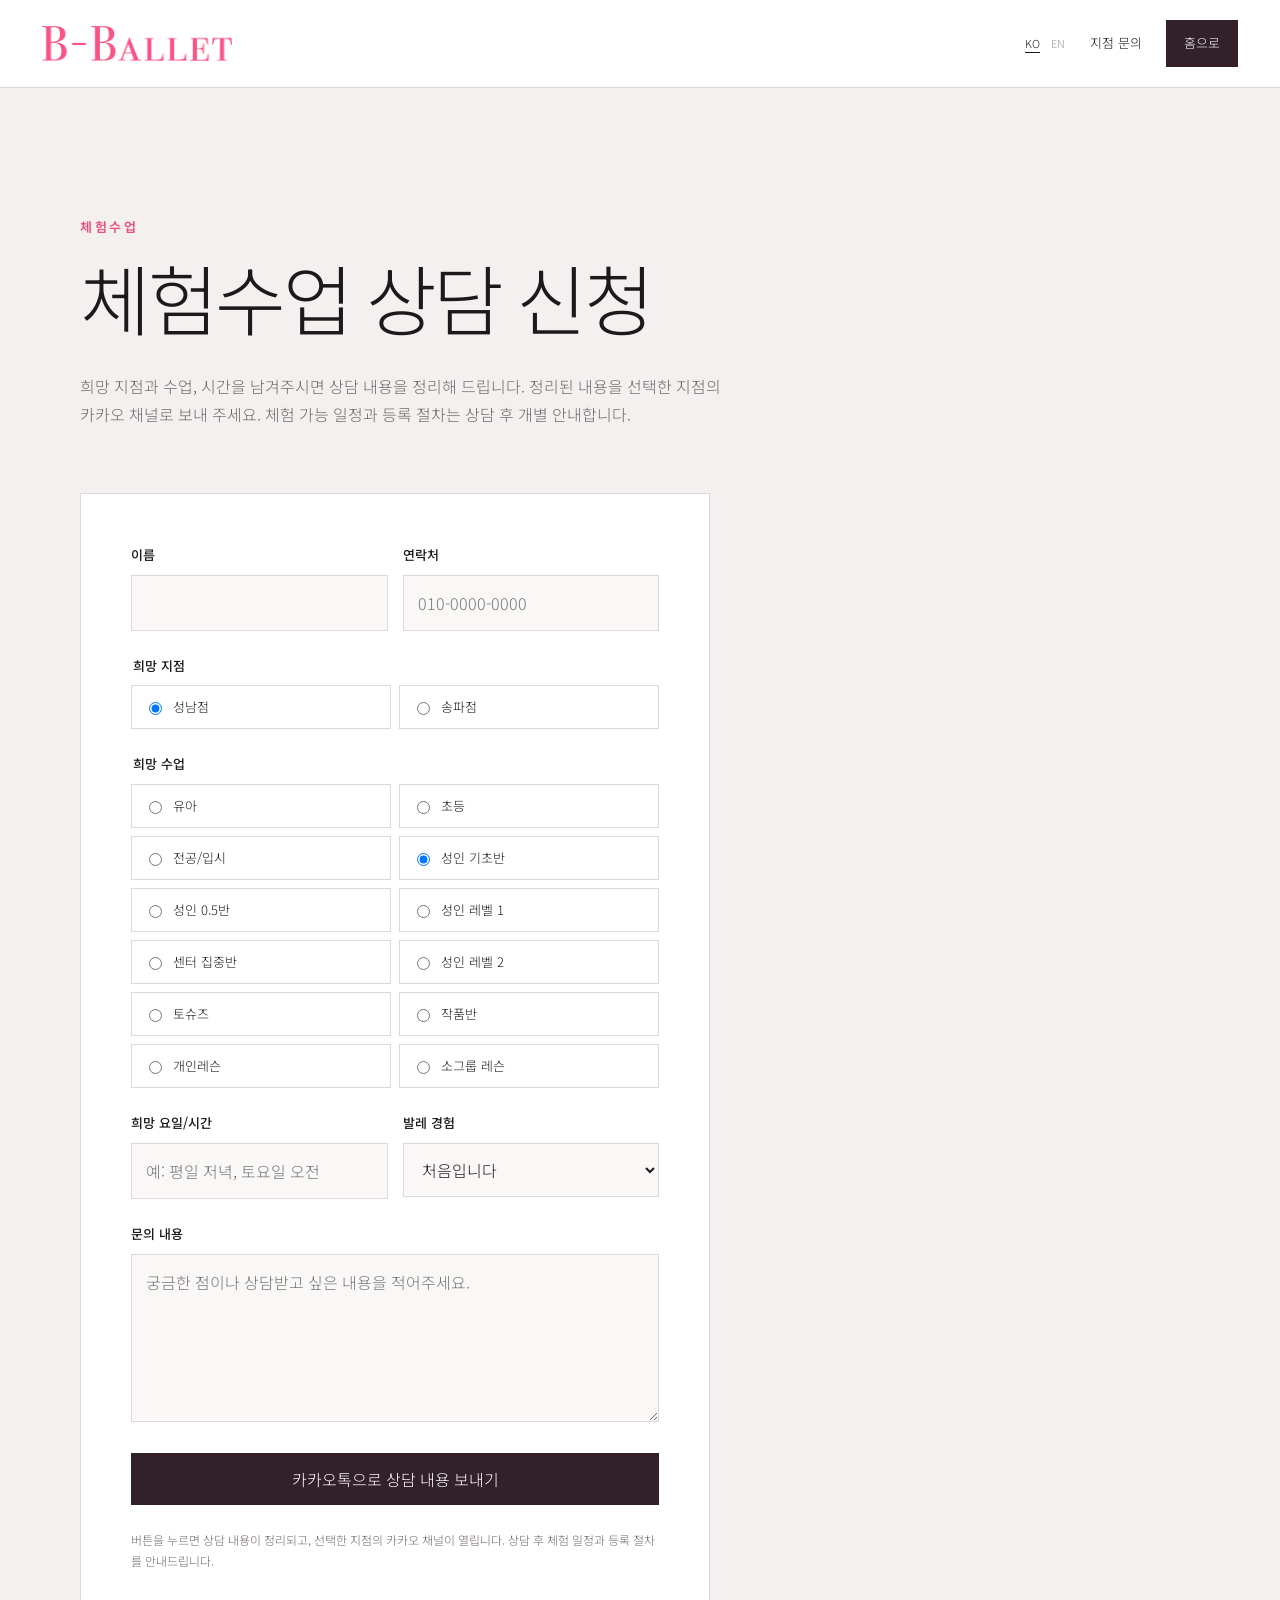
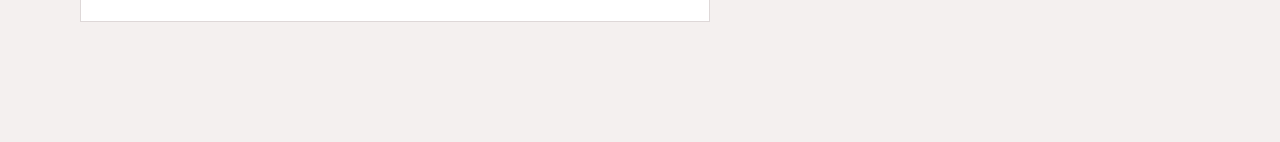
<file: trial.html>
<!doctype html>
<html lang="ko">
  <head>
    <meta charset="UTF-8" />
    <meta name="viewport" content="width=device-width, initial-scale=1.0" />
    <title>B-BALLET | 체험수업 상담 신청</title>
    <meta name="description" content="비발레 체험수업 상담을 위한 기본 정보를 남기고 카카오 채널로 문의를 연결합니다." />
    <link rel="preconnect" href="https://fonts.googleapis.com" />
    <link rel="preconnect" href="https://fonts.gstatic.com" crossorigin />
    <link
      href="https://fonts.googleapis.com/css2?family=Cormorant+Garamond:wght@500;600&family=Noto+Sans+KR:wght@300;400;500;600;700&family=Roboto:wght@300;400;500;700&display=swap"
      rel="stylesheet"
    />
    <link rel="stylesheet" href="styles.css?v=renewal-1" />
  </head>
  <body class="trial-page">
    <header class="trial-header" data-header>
      <a class="brand" href="index.html#top" aria-label="B-BALLET home">
        <img class="brand-logo" src="assets/bballet-logo.png" alt="B-BALLET 비발레" />
      </a>
      <div class="language-toggle" aria-label="Language">
        <button class="is-active" type="button" data-lang-choice="ko" aria-pressed="true">KO</button>
        <button type="button" data-lang-choice="en" aria-pressed="false">EN</button>
      </div>
      <nav class="trial-nav" aria-label="체험수업 상담">
        <a href="index.html#contact" data-en="Locations">지점 문의</a>
        <a class="nav-cta" href="index.html#top" data-en="Home">홈으로</a>
      </nav>
    </header>

    <main>
      <section class="trial-hero">
        <div>
          <p class="eyebrow" data-en="Trial Class">체험수업</p>
          <h1 data-en="Book a Trial Class">체험수업 상담 신청</h1>
          <p data-en="Tell us your preferred studio, class, and time. We will prepare your inquiry so that you can send it directly to the appropriate B-BALLET studio. Trial availability and registration details are provided after consultation.">
            희망 지점과 수업, 시간을 남겨주시면 상담 내용을 정리해 드립니다.
            정리된 내용을 선택한 지점의 카카오 채널로 보내 주세요.
            체험 가능 일정과 등록 절차는 상담 후 개별 안내합니다.
          </p>
        </div>
      </section>

      <section class="trial-form-section" aria-label="체험수업 상담 신청서">
        <form class="trial-form" data-trial-form>
          <div class="trial-grid">
            <label>
              <span data-en="Name">이름</span>
              <input name="name" type="text" autocomplete="name" required />
            </label>
            <label>
              <span data-en="Phone">연락처</span>
              <input name="phone" type="tel" autocomplete="tel" placeholder="010-0000-0000" data-en-placeholder="Phone number" required />
            </label>
          </div>

          <fieldset>
            <legend data-en="Preferred Studio">희망 지점</legend>
            <div class="trial-option-grid">
              <label><input type="radio" name="branch" value="성남점" checked /><span data-en="Seongnam Studio">성남점</span></label>
              <label><input type="radio" name="branch" value="송파점" /><span data-en="Songpa Studio">송파점</span></label>
            </div>
          </fieldset>

          <fieldset>
            <legend data-en="Preferred Class">희망 수업</legend>
            <div class="trial-option-grid">
              <label><input type="radio" name="program" value="유아" /><span data-en="Kids Ballet">유아</span></label>
              <label><input type="radio" name="program" value="초등" /><span data-en="Junior Ballet">초등</span></label>
              <label><input type="radio" name="program" value="전공/입시" /><span data-en="Pre-Professional">전공/입시</span></label>
              <label><input type="radio" name="program" value="성인 기초반" checked /><span data-en="Adult Beginner">성인 기초반</span></label>
              <label><input type="radio" name="program" value="성인 0.5반" /><span data-en="Adult Level 0.5">성인 0.5반</span></label>
              <label><input type="radio" name="program" value="성인 레벨 1" /><span data-en="Adult Level 1">성인 레벨 1</span></label>
              <label><input type="radio" name="program" value="센터 집중반" /><span data-en="Center Focus">센터 집중반</span></label>
              <label><input type="radio" name="program" value="성인 레벨 2" /><span data-en="Adult Level 2">성인 레벨 2</span></label>
              <label><input type="radio" name="program" value="토슈즈" /><span data-en="Pointe">토슈즈</span></label>
              <label><input type="radio" name="program" value="작품반" /><span data-en="Repertoire">작품반</span></label>
              <label><input type="radio" name="program" value="개인레슨" /><span data-en="Private Lesson">개인레슨</span></label>
              <label><input type="radio" name="program" value="소그룹 레슨" /><span data-en="Small-Group Lesson">소그룹 레슨</span></label>
            </div>
          </fieldset>

          <div class="trial-grid">
            <label>
              <span data-en="Preferred Day / Time">희망 요일/시간</span>
              <input name="time" type="text" placeholder="예: 평일 저녁, 토요일 오전" data-en-placeholder="e.g. weekday evening or Saturday morning" />
            </label>
            <label>
              <span data-en="Ballet Experience">발레 경험</span>
              <select name="experience">
                <option value="처음입니다" data-en="This is my first time">처음입니다</option>
                <option value="조금 배워봤습니다" data-en="I have some basic experience">조금 배워봤습니다</option>
                <option value="1년 이상 경험이 있습니다" data-en="I have more than one year of experience">1년 이상 경험이 있습니다</option>
                <option value="전공/입시 경험이 있습니다" data-en="I have pre-professional experience">전공/입시 경험이 있습니다</option>
              </select>
            </label>
          </div>

          <label>
            <span data-en="Message">문의 내용</span>
            <textarea name="memo" rows="5" placeholder="궁금한 점이나 상담받고 싶은 내용을 적어주세요." data-en-placeholder="Write any questions or details you would like to discuss."></textarea>
          </label>

          <button class="trial-submit" type="submit" data-en="Prepare Inquiry Message">카카오톡으로 상담 내용 보내기</button>
          <p class="trial-help" data-en="After pressing the button, choose Email or Kakao Channel to send your prepared inquiry.">
            버튼을 누르면 상담 내용이 정리되고, 선택한 지점의 카카오 채널이 열립니다. 상담 후 체험 일정과 등록 절차를 안내드립니다.
          </p>
        </form>

        <aside class="trial-result" data-trial-result hidden>
          <p class="eyebrow" data-en="Your Message">상담 내용</p>
          <h2 data-trial-result-title data-en="Your consultation message is ready.">상담 내용이 정리되었습니다.</h2>
          <p data-trial-copy-note data-en="Copy the message below and paste it into the Kakao Channel chat.">아래 내용을 복사해 카카오 채널 채팅창에 붙여넣어 전송해 주세요.</p>
          <textarea data-trial-message rows="10" readonly></textarea>
          <div class="trial-actions">
            <button type="button" data-copy-trial-message data-en="Copy Again">내용 다시 복사</button>
            <a href="https://pf.kakao.com/_ZPbxmG" target="_blank" rel="noopener" data-trial-kakao data-en="Open Kakao Channel">카카오 채널 열기</a>
            <a href="mailto:b-ballet@naver.com" data-trial-email data-en="Send by Email">이메일로 보내기</a>
          </div>
        </aside>
      </section>
    </main>
    <script src="script.js?v=renewal-1"></script>
  </body>
</html>
</file>
<file: styles.css>
:root {
  --ink: #1c191a;
  --muted: #71686a;
  --paper: #fbfaf9;
  --pink: #e94d7f;
  --pink-soft: #f8e7ec;
  --plum: #32202a;
  --line: #ded8d8;
  --white: #fff;
  --content: 1240px;
}

* { box-sizing: border-box; }
html { scroll-behavior: smooth; scroll-padding-top: 90px; overflow-x: hidden; }
body { margin: 0; overflow-x: hidden; background: var(--paper); color: var(--ink); font-family: "Noto Sans KR", sans-serif; font-weight: 300; line-height: 1.75; }
a { color: inherit; text-decoration: none; }
img { display: block; max-width: 100%; }
button, input, select, textarea { font: inherit; }
a:focus-visible, button:focus-visible, input:focus-visible, select:focus-visible, textarea:focus-visible { outline: 2px solid var(--pink); outline-offset: 4px; }
.wrap { width: min(var(--content), calc(100% - 80px)); margin-inline: auto; }
.section { padding: clamp(100px, 11vw, 170px) 0; }

.site-header { position: fixed; inset: 0 0 auto; z-index: 50; display: grid; grid-template-columns: 220px 1fr 260px; align-items: center; min-height: 88px; padding: 15px 42px; background: rgba(251,250,249,.96); border-bottom: 1px solid rgba(28,25,26,.08); backdrop-filter: blur(18px); }
.brand { display: flex; align-items: center; width: 190px; }
.brand img { width: 100%; height: auto; }
.nav { display: flex; justify-content: center; align-items: center; gap: clamp(22px, 3vw, 48px); font-size: 14px; font-weight: 400; }
.nav a { position: relative; white-space: nowrap; }
.nav a::after { content: ""; position: absolute; right: 0; bottom: -8px; left: 0; height: 1px; background: var(--pink); transform: scaleX(0); transition: transform .25s ease; }
.nav a:hover::after, .nav a:focus-visible::after { transform: scaleX(1); }
.header-actions { display: flex; justify-content: flex-end; align-items: center; gap: 12px; }
.header-cta { display: grid; place-items: center; min-height: 46px; padding: 0 22px; background: var(--plum); color: white; font-size: 13px; font-weight: 500; transition: background .2s ease; }
.header-cta:hover { background: var(--pink); }
.language-toggle { display: flex; gap: 1px; }
.language-toggle button { border: 0; padding: 8px 5px; background: none; color: #9d9596; cursor: pointer; font-size: 11px; }
.language-toggle button.is-active { color: var(--ink); text-decoration: underline; text-underline-offset: 4px; }
.menu-toggle { display: none; border: 0; background: transparent; padding: 8px; }
.menu-toggle span { display: block; width: 24px; height: 1px; margin: 6px 0; background: var(--ink); }

.hero { position: relative; display: grid; min-height: 100svh; place-items: center; overflow: hidden; margin-top: 0; color: white; }
.hero-media { position: absolute; inset: 0; overflow: hidden; background: #26151d; }
.hero-video, .hero-overlay { position: absolute; inset: 0; width: 100%; height: 100%; }
.hero-video { object-fit: cover; object-position: center; }
.hero-overlay { background: linear-gradient(90deg, rgba(21,13,17,.27), rgba(21,13,17,.05) 55%, rgba(21,13,17,.21)), linear-gradient(0deg, rgba(20,12,16,.2), transparent 60%); }
.hero-copy {
  position: absolute;
  inset: 0;
  z-index: 1;
  display: grid;
  width: 100%;
  padding: 0 40px;
  place-items: center;
  text-align: center;
  pointer-events: none;
}
.hero h1 { margin: 0; font-family: "Roboto", sans-serif; font-size: clamp(52px, 7.2vw, 112px); font-weight: 300; letter-spacing: -.045em; line-height: 1.02; }
.hero h1 span { display: block; }

.eyebrow { margin: 0 0 22px; color: var(--pink); font-size: 12px; font-weight: 600; letter-spacing: .18em; text-transform: uppercase; }
.eyebrow.light { color: #f59ab5; }
.section-heading { margin-bottom: clamp(52px, 7vw, 92px); text-align: left; }
.section-heading h2 { max-width: 850px; margin: 0 0 24px; font-family: "Roboto", "Noto Sans KR", sans-serif; font-size: clamp(38px, 5vw, 70px); font-weight: 300; letter-spacing: -.04em; line-height: 1.18; word-break: keep-all; }
.section-heading > p:last-child { max-width: 680px; margin: 0; color: var(--muted); font-size: clamp(15px, 1.3vw, 18px); word-break: keep-all; }

.philosophy-intro { padding: clamp(120px, 15vw, 210px) 0; background: var(--plum); color: white; }
.philosophy-title { display: grid; grid-template-columns: .55fr 1.45fr; column-gap: 80px; }
.philosophy-title .eyebrow { grid-row: 1 / span 2; }
.philosophy-title h2 { max-width: 950px; margin: 0 0 36px; font-family: "Roboto", "Noto Sans KR", sans-serif; font-size: clamp(44px, 6vw, 84px); font-weight: 300; letter-spacing: -.045em; line-height: 1.15; word-break: keep-all; }
.philosophy-title > p:last-child { max-width: 720px; margin: 0; color: rgba(255,255,255,.68); font-size: clamp(16px, 1.4vw, 20px); word-break: keep-all; }
.editorial-grid { display: grid; grid-template-columns: minmax(0,1.02fr) minmax(0,.98fr); align-items: stretch; }
.editorial-image { min-height: 740px; margin: 0; overflow: hidden; display: grid; place-items: center; padding: clamp(18px, 2.5vw, 38px); background: #f3eceb; }
.editorial-image img { width: 100%; height: 100%; object-fit: contain; object-position: center; transform: scale(.98); }
.editorial-copy { display: flex; flex-direction: column; justify-content: center; padding: clamp(50px, 7vw, 100px); background: white; }
.editorial-copy h2 { margin: 0 0 32px; font-family: "Roboto", "Noto Sans KR", sans-serif; font-size: clamp(36px, 4vw, 58px); font-weight: 300; letter-spacing: -.045em; line-height: 1.25; word-break: keep-all; }
.editorial-copy > p:not(.eyebrow) { max-width: 550px; margin: 0 0 44px; color: var(--muted); font-size: 16px; word-break: keep-all; }
.values { list-style: none; margin: 0; padding: 0; border-top: 1px solid var(--line); }
.values li { display: grid; grid-template-columns: 50px 1fr; align-items: center; padding: 16px 0; border-bottom: 1px solid var(--line); }
.values span { color: var(--pink); font: 400 11px/1 "Roboto", sans-serif; }
.values strong { font-size: 15px; font-weight: 400; }

.director-letter { padding: clamp(110px, 13vw, 190px) 0; background: #513642; color: white; }
.letter-layout { display: grid; grid-template-columns: minmax(0,1fr) minmax(0,.85fr); gap: clamp(70px, 10vw, 150px); }
.letter-heading h2 { margin: 0; font-family: "Roboto", "Noto Sans KR", sans-serif; font-size: clamp(37px, 4.6vw, 67px); font-weight: 300; letter-spacing: -.045em; line-height: 1.3; word-break: keep-all; }
.letter-copy { padding-top: 42px; }
.letter-copy > p { margin: 0 0 24px; color: rgba(255,255,255,.74); font-size: 15px; word-break: keep-all; }
.letter-sign { display: flex; align-items: baseline; gap: 14px; margin-top: 45px; }
.letter-sign span { color: rgba(255,255,255,.52); font-size: 12px; }
.letter-sign strong { font-family: "Cormorant Garamond", "Noto Sans KR", serif; font-size: 24px; font-weight: 500; }

.programs { background: var(--paper); }
.program-guide { margin-top: clamp(-52px, -4vw, -28px); margin-bottom: 28px; color: var(--muted); font-size: 13px; }
.program-grid { display: grid; grid-template-columns: repeat(3, minmax(0,1fr)); gap: 1px; background: #d9d3d3; border: 1px solid #d9d3d3; }
.program-card { position: relative; overflow: hidden; background: white; cursor: pointer; }
.program-card:focus-visible { z-index: 1; outline: 3px solid var(--pink); outline-offset: -3px; }
.program-card figure { height: 390px; margin: 0; overflow: hidden; background: #f1eceb; }
.program-card figure img { width: 100%; height: 100%; object-fit: cover; object-position: center; transition: transform .6s ease, filter .35s ease; }
.program-card.fit-portrait figure img { object-fit: contain; }
.program-card:nth-child(3) figure img { object-position: center center; }
.program-card:nth-child(5) figure img { object-position: center center; }
.program-card:nth-child(8) figure img { object-position: center top; }
.program-card > div { position: relative; min-height: 145px; padding: 30px 66px 30px 32px; transition: background .3s ease, color .3s ease; }
.program-card > div > span { color: var(--pink); font: 400 11px/1 "Roboto", sans-serif; }
.program-card h3 { margin: 18px 0 0; font-size: 24px; font-weight: 500; }
.program-card b { position: absolute; right: 30px; bottom: 30px; color: var(--pink); font-size: 20px; font-weight: 300; transition: transform .25s ease; }
.program-card:hover > div, .program-card.is-active > div { background: var(--pink); color: white; }
.program-card:hover > div > span, .program-card.is-active > div > span, .program-card:hover b, .program-card.is-active b { color: white; }
.program-card:hover figure img { transform: scale(1.025); filter: saturate(.88); }
.program-card:hover b { transform: translate(3px,-3px); }
.program-card[data-program="junior"] figure img { filter: brightness(1.1) contrast(.92); }
.program-card[data-program="junior"]:hover figure img { filter: brightness(1.1) contrast(.92) saturate(.9); }
.program-card[data-program="preprofessional"] figure img { object-fit: cover; object-position: center 62%; transform: scale(1.1); filter: brightness(1.12) contrast(.9) saturate(1.35); }
.program-card[data-program="preprofessional"]:hover figure img { transform: scale(1.14); filter: brightness(1.12) contrast(.9) saturate(1.28); }
.program-card[data-program="repertoire"] figure img { filter: brightness(1.32) contrast(.94); }
.program-card[data-program="repertoire"]:hover figure img { filter: brightness(1.32) contrast(.94) saturate(.9); }
.program-card[data-program="private"] figure img { object-position: center 52%; }
.program-card[data-program="smallgroup"] figure img { object-fit: cover; object-position: center bottom; transform: scale(1.04); }
.program-card[data-program="smallgroup"]:hover figure img { transform: scale(1.08); filter: saturate(.9); }

.program-detail { position: relative; display: grid; grid-template-columns: minmax(0,1.08fr) minmax(0,.92fr); margin-top: 1px; background: var(--plum); color: white; }
.program-detail[hidden] { display: none; }
.program-detail > figure { min-height: 680px; margin: 0; overflow: hidden; background: #eadfe2; }
.program-detail > figure img { width: 100%; height: 100%; object-fit: cover; object-position: center; }
.program-detail.is-contain > figure img { object-fit: contain; }
.program-detail[data-active-program="junior"] > figure img { filter: brightness(1.1) contrast(.92); }
.program-detail[data-active-program="preprofessional"] > figure img { object-fit: cover; object-position: center 62%; transform: scale(1.08); filter: brightness(1.12) contrast(.9) saturate(1.35); }
.program-detail[data-active-program="repertoire"] > figure img { filter: brightness(1.32) contrast(.94); }
.program-detail[data-active-program="private"] > figure img { object-position: center 52%; }
.program-detail[data-active-program="smallgroup"] > figure img { object-fit: cover; object-position: center bottom; transform: scale(1.03); }
.program-detail-copy { display: flex; flex-direction: column; justify-content: center; padding: clamp(50px, 7vw, 94px); }
.program-detail-copy h3 { margin: 0 0 24px; font-family: "Roboto", "Noto Sans KR", sans-serif; font-size: clamp(42px, 5vw, 68px); font-weight: 300; letter-spacing: -.045em; line-height: 1.12; }
.program-detail-lead { max-width: 540px; margin: 0 0 34px; color: rgba(255,255,255,.7); font-size: 15px; word-break: keep-all; }
.program-detail-meta { display: grid; grid-template-columns: 85px 1fr; gap: 18px; padding: 18px 0; border-top: 1px solid rgba(255,255,255,.18); border-bottom: 1px solid rgba(255,255,255,.18); }
.program-detail-meta span { color: rgba(255,255,255,.45); font-size: 12px; }
.program-detail-meta strong { font-size: 13px; font-weight: 400; }
.program-detail-copy h4 { margin: 32px 0 15px; font-size: 13px; font-weight: 500; }
.program-detail-copy ul { display: grid; gap: 8px; margin: 0 0 42px; padding: 0; list-style: none; color: rgba(255,255,255,.68); font-size: 14px; }
.program-detail-copy li::before { content: "—"; margin-right: 12px; color: var(--pink); }
.program-detail-copy > a { display: inline-flex; align-items: center; align-self: flex-start; gap: 22px; padding-bottom: 7px; border-bottom: 1px solid rgba(255,255,255,.55); font-size: 14px; }
.program-detail-copy > a span { color: var(--pink); }
.program-detail-close { position: absolute; top: 22px; right: 24px; z-index: 2; width: 44px; height: 44px; border: 1px solid rgba(255,255,255,.35); border-radius: 50%; background: rgba(35,21,28,.35); color: white; cursor: pointer; font: 300 27px/1 "Roboto", sans-serif; }

.guest-class { background: #f7f4f2; }
.guest-class-grid { display: grid; grid-template-columns: minmax(0, 1.03fr) minmax(360px, .97fr); gap: clamp(42px, 7vw, 112px); align-items: center; }
.guest-class-hero { margin: 0; }
.guest-class-hero img { display: block; width: 100%; aspect-ratio: 4 / 5; object-fit: cover; object-position: center 48%; }
.guest-class-hero figcaption { margin-top: 14px; color: var(--muted); font-size: 12px; letter-spacing: .03em; }
.guest-class-copy h2 { max-width: 680px; margin: 0 0 28px; font-family: "Roboto", "Noto Sans KR", sans-serif; font-size: clamp(42px, 5.2vw, 74px); font-weight: 300; letter-spacing: -.055em; line-height: 1.13; word-break: keep-all; }
.guest-class-intro { max-width: 620px; margin: 0 0 40px; color: var(--muted); font-size: 15px; line-height: 1.9; word-break: keep-all; }
.guest-class-history { margin: 0; padding: 0; list-style: none; border-top: 1px solid #d8d0d1; }
.guest-class-history li { display: grid; grid-template-columns: 46px 1fr; gap: 14px; align-items: center; padding: 18px 0; border-bottom: 1px solid #d8d0d1; }
.guest-class-history li > span { color: var(--pink); font-family: "Cormorant Garamond", serif; font-size: 18px; }
.guest-class-history div { display: flex; justify-content: space-between; align-items: baseline; gap: 24px; }
.guest-class-history strong { font-size: 15px; font-weight: 500; }
.guest-class-history small { color: var(--muted); font-size: 12px; font-weight: 400; text-align: right; }
.guest-class-note { margin: 14px 0 0; color: #8d8586; font-size: 11px; }
.guest-class-archive { display: grid; grid-template-columns: repeat(2, minmax(0, 1fr)); gap: 20px; margin-top: clamp(50px, 7vw, 90px); }
.guest-class-archive figure { margin: 0; }
.guest-class-archive img { display: block; width: 100%; aspect-ratio: 4 / 3; object-fit: cover; }
.guest-class-archive figure:first-child img { object-position: center 55%; }
.guest-class-archive figure:last-child img { object-position: center 70%; }
.guest-class-archive figcaption { display: flex; align-items: center; gap: 13px; margin-top: 13px; font-size: 12px; }
.guest-class-archive figcaption b { color: var(--pink); font-family: "Cormorant Garamond", serif; font-size: 17px; font-weight: 500; }

.performance-banner { position: relative; min-height: 680px; overflow: hidden; display: grid; place-items: center; color: white; text-align: center; }
.performance-banner > img { position: absolute; inset: 0; width: 100%; height: 100%; object-fit: cover; object-position: center 45%; }
.performance-banner > div { position: relative; z-index: 1; width: min(850px, calc(100% - 44px)); }
.performance-banner h2 { margin: 0 0 28px; font-family: "Roboto", "Noto Sans KR", sans-serif; font-size: clamp(42px, 5.5vw, 76px); font-weight: 300; letter-spacing: -.04em; line-height: 1.18; text-shadow: 0 2px 24px rgba(20,8,14,.38); }
.performance-banner p { margin: 0; color: rgba(255,255,255,.88); font-size: 16px; text-shadow: 0 1px 12px rgba(20,8,14,.5); }

.studio { background: white; }
.studio-grid { display: grid; grid-template-columns: repeat(3, minmax(0,1fr)); gap: 20px; align-items: stretch; }
.studio-grid figure { position: relative; height: auto; aspect-ratio: 4/3; margin: 0; overflow: hidden; background: #eee9e8; }
.studio-grid img { width: 100%; height: 100%; object-fit: cover; object-position: center; transition: transform .6s ease; }
.studio-grid figure:first-child img { filter: brightness(1.2) contrast(.72) saturate(.88); }
.studio-grid figure:nth-child(3) img { object-fit: cover; object-position: center bottom; }
.studio-grid figure:hover img { transform: scale(1.02); }
.studio-grid figcaption { position: absolute; right: auto; bottom: 16px; left: 16px; padding: 5px 9px; background: rgba(32,24,27,.52); color: white; font-size: 12px; text-shadow: 0 1px 8px rgba(0,0,0,.5); }

.people { background: #f2efed; }
.compact-heading { margin-bottom: 65px; }
.people-layout { max-width: 940px; }
.faculty-list { border-top: 1px solid #cfc8c7; }
.faculty-list section { display: grid; grid-template-columns: 150px 1fr; gap: 26px; padding: 26px 0; border-bottom: 1px solid #cfc8c7; }
.faculty-list h3 { margin: 0; font-size: 16px; font-weight: 500; }
.faculty-list p { display: flex; flex-wrap: wrap; gap: 8px 24px; margin: 0; color: var(--muted); font-size: 14px; }

.visit-flow { background: #fbfaf9; }
.visit-flow .section-heading > p:last-child { max-width: 620px; margin: 22px 0 0; color: var(--muted); word-break: keep-all; }
.visit-steps { display: grid; grid-template-columns: repeat(3,minmax(0,1fr)); padding-left: 0; border-top: 1px solid var(--line); }
.visit-steps li { min-height: 250px; padding: 34px 42px 32px 0; list-style: none; border-bottom: 1px solid var(--line); }
.visit-steps li + li { padding-left: 42px; border-left: 1px solid var(--line); }
.visit-steps span { color: var(--pink); font: 400 11px/1 "Roboto", sans-serif; letter-spacing: .14em; }
.visit-steps h3 { margin: 48px 0 18px; font-size: 25px; font-weight: 400; }
.visit-steps p { max-width: 300px; margin: 0; color: var(--muted); font-size: 14px; line-height: 1.8; word-break: keep-all; }

.contact { padding: clamp(110px, 13vw, 190px) 0 100px; background: var(--plum); color: white; }
.contact-heading { display: grid; grid-template-columns: .6fr 1.4fr; margin-bottom: 90px; }
.contact-heading .eyebrow { grid-row: 1 / span 3; }
.contact-heading h2 { margin: 0 0 25px; font-family: "Roboto", "Noto Sans KR", sans-serif; font-size: clamp(46px, 6vw, 86px); font-weight: 300; letter-spacing: -.05em; line-height: 1.12; word-break: keep-all; }
.contact-heading > p:last-child { margin: 0; color: rgba(255,255,255,.6); font-size: 16px; }
.branch-grid { display: grid; grid-template-columns: repeat(2, minmax(0,1fr)); border-top: 1px solid rgba(255,255,255,.18); border-bottom: 1px solid rgba(255,255,255,.18); }
.branch-card { padding: 55px 60px 58px 0; }
.branch-card + .branch-card { padding-right: 0; padding-left: 60px; border-left: 1px solid rgba(255,255,255,.18); }
.branch-media { height: auto; aspect-ratio: 4/3; margin-bottom: 42px; overflow: hidden; }
.branch-media img { width: 100%; height: 100%; object-fit: cover; transition: transform .65s ease; }
.branch-media img:first-child { object-position: center; }
.branch-media img:last-child { object-position: center; }
.branch-seongnam .branch-media img { object-position: center 72%; filter: saturate(.9) brightness(1.08) contrast(.88); }
.branch-songpa .branch-media { background: #e9e5e3; }
.branch-songpa .branch-media img { object-fit: cover; object-position: center 68%; filter: saturate(.88) brightness(1.02) contrast(.9); }
.branch-card:hover .branch-media img { transform: scale(1.018); }
.branch-card > p { margin: 0 0 18px; color: #f59ab5; font: 400 11px/1 "Roboto", sans-serif; letter-spacing: .18em; }
.branch-card h3 { margin: 0 0 5px; font-size: 31px; font-weight: 400; }
.branch-card > span { display: block; margin-bottom: 30px; color: rgba(255,255,255,.56); font-size: 13px; }
.branch-card > a { display: inline-block; margin-bottom: 35px; font: 300 28px/1 "Roboto", sans-serif; }
.branch-links { display: flex; flex-wrap: wrap; gap: 10px 22px; }
.branch-links a { color: rgba(255,255,255,.67); font-size: 12px; text-decoration: underline; text-underline-offset: 4px; }
.contact-bottom { display: flex; justify-content: space-between; align-items: center; gap: 40px; margin-top: 70px; }
.large-cta { display: flex; align-items: center; gap: 35px; font-size: clamp(25px, 3vw, 42px); font-weight: 300; }
.large-cta span { color: var(--pink); }
.contact-bottom > div { display: flex; flex-wrap: wrap; justify-content: flex-end; gap: 8px 22px; color: rgba(255,255,255,.58); font-size: 12px; }

.side-inquiry { position: fixed; right: 0; bottom: 34%; z-index: 40; display: grid; place-items: center; width: 42px; height: 124px; background: var(--pink); color: white; writing-mode: vertical-rl; font-size: 11px; font-weight: 500; letter-spacing: .12em; }
.footer { padding: 90px 0 38px; background: #171516; color: white; }
.footer-inner { width: min(var(--content), calc(100% - 80px)); margin: 0 auto; }
.footer-brand { display: flex; justify-content: space-between; align-items: center; gap: 30px; padding-bottom: 48px; border-bottom: 1px solid rgba(255,255,255,.14); }
.footer-wordmark { display: block; width: clamp(250px, 32vw, 440px); height: auto; flex: 0 0 auto; object-fit: contain; filter: grayscale(1) brightness(0) invert(1); opacity: .92; }
.footer-brand p { margin: 0; color: rgba(255,255,255,.5); font-size: 13px; }
.footer-information { display: grid; grid-template-columns: repeat(3,minmax(0,1fr)); gap: 40px; padding: 48px 0 65px; }
.footer-information h2 { margin: 0 0 18px; color: #f59ab5; font-size: 12px; font-weight: 500; letter-spacing: .12em; }
.footer-information a, .footer-information p { display: block; margin: 0 0 8px; color: rgba(255,255,255,.58); font-size: 12px; line-height: 1.7; }
.footer-information a:hover { color: white; }
.footer-legal { display: flex; justify-content: space-between; gap: 20px; padding-top: 22px; border-top: 1px solid rgba(255,255,255,.14); }
.footer-legal span { color: rgba(255,255,255,.34); font-size: 11px; }

/* Trial class */
.trial-page { min-height: 100vh; background: #f4f0ef; }
.trial-header { display: flex; min-height: 88px; align-items: center; justify-content: space-between; padding: 15px 42px; background: white; border-bottom: 1px solid var(--line); }
.trial-header .brand { width: 190px; }
.trial-header .brand-logo { width: 100%; }
.trial-header > .language-toggle { margin-left: auto; margin-right: 20px; }
.trial-nav { display: flex; align-items: center; gap: 24px; font-size: 13px; }
.trial-nav .nav-cta { padding: 12px 18px; background: var(--plum); color: white; }
.trial-hero { width: min(1120px, calc(100% - 80px)); margin: 0 auto; padding: clamp(80px, 10vw, 140px) 0 65px; }
.trial-hero h1 { margin: 0 0 25px; font-family: "Roboto", "Noto Sans KR", sans-serif; font-size: clamp(46px, 6vw, 78px); font-weight: 300; letter-spacing: -.045em; line-height: 1.12; }
.trial-hero > div > p:last-child { max-width: 680px; margin: 0; color: var(--muted); word-break: keep-all; }
.trial-form-section { display: grid; grid-template-columns: 1.15fr .85fr; gap: 24px; width: min(1120px, calc(100% - 80px)); margin: 0 auto 120px; align-items: start; }
.trial-form, .trial-result { padding: clamp(28px, 4vw, 50px); background: white; border: 1px solid var(--line); }
.trial-form { display: grid; gap: 24px; }
.trial-grid { display: grid; grid-template-columns: repeat(2,minmax(0,1fr)); gap: 15px; }
.trial-form label span, .trial-form legend { display: block; margin-bottom: 8px; font-size: 13px; font-weight: 500; }
.trial-form fieldset { margin: 0; padding: 0; border: 0; }
.trial-option-grid { display: grid; grid-template-columns: repeat(2,minmax(0,1fr)); gap: 8px; }
.trial-option-grid label { display: flex; align-items: center; gap: 8px; min-height: 44px; padding: 9px 12px; border: 1px solid var(--line); font-size: 13px; }
.trial-option-grid label span { display: inline; margin: 0; font-size: 13px; font-weight: 300; }
.trial-form input:not([type="radio"]), .trial-form select, .trial-form textarea, .trial-result textarea { width: 100%; border: 1px solid var(--line); border-radius: 0; background: #faf8f7; color: var(--ink); padding: 13px 14px; }
.trial-form textarea, .trial-result textarea { resize: vertical; }
.trial-submit, .trial-actions button, .trial-actions a { display: grid; place-items: center; min-height: 50px; border: 0; background: var(--plum); color: white; cursor: pointer; padding: 12px 18px; }
.trial-help, .trial-result > p:not(.eyebrow) { margin: 0; color: var(--muted); font-size: 12px; }
.trial-result[hidden] { display: none; }
.trial-result h2 { margin: 0 0 15px; font-size: 27px; font-weight: 400; }
.trial-result textarea { margin: 22px 0 14px; }
.trial-actions { display: grid; gap: 8px; }
.trial-actions button { background: #776a6e; }
.trial-actions [data-trial-email] { background: var(--pink); }

@media (max-width: 1100px) {
  .site-header { grid-template-columns: 180px 1fr 220px; padding-inline: 25px; }
  .brand { width: 165px; }
  .nav { gap: 20px; font-size: 13px; }
  .header-cta { padding-inline: 15px; }
  .wrap { width: min(var(--content), calc(100% - 48px)); }
  .program-card figure { height: 320px; }
  .program-card > div { padding: 28px 62px 28px 28px; }
  .studio-grid figure { height: auto; }
  .people-layout { gap: 50px; }
}

@media (max-width: 860px) {
  html { scroll-padding-top: 72px; }
  .site-header { grid-template-columns: 1fr auto auto; min-height: 72px; padding: 12px 18px; }
  .brand { width: 150px; }
  .menu-toggle { display: block; grid-column: 3; grid-row: 1; }
  .header-actions { grid-column: 2; grid-row: 1; }
  .header-cta { display: none; }
  .nav { position: absolute; top: 72px; right: 0; left: 0; display: none; flex-direction: column; align-items: stretch; gap: 0; padding: 25px 28px 35px; background: rgba(251,250,249,.99); border-bottom: 1px solid var(--line); }
  .nav.is-open { display: flex; }
  .nav a { padding: 13px 0; font-size: 16px; }
  .hero-copy { padding-inline: 19px; }
  .hero h1 { font-size: clamp(46px, 10vw, 80px); }
  .philosophy-title, .contact-heading { grid-template-columns: 1fr; }
  .philosophy-title .eyebrow, .contact-heading .eyebrow { grid-row: auto; }
  .editorial-grid { grid-template-columns: 1fr; }
  .editorial-image { min-height: 620px; }
  .letter-layout { grid-template-columns: 1fr; gap: 55px; }
  .letter-copy { max-width: 650px; padding-top: 0; }
  .program-grid { grid-template-columns: repeat(2,minmax(0,1fr)); }
  .program-detail { grid-template-columns: 1fr; }
  .program-detail > figure { min-height: 0; aspect-ratio: 4/3; }
  .program-detail-copy { padding: 58px 48px 65px; }
  .guest-class-grid { grid-template-columns: 1fr; }
  .guest-class-hero { max-width: 700px; }
  .studio-grid { grid-template-columns: 1fr 1fr; }
  .studio-grid .studio-wide { grid-column: 1 / -1; }
  .studio-grid figure { height: auto; }
  .studio-grid .studio-wide { height: auto; aspect-ratio: 16/9; }
  .people-layout { grid-template-columns: 1fr; }
  .director-card { max-width: 600px; }
  .visit-steps li { padding-right: 25px; }
  .visit-steps li + li { padding-left: 25px; }
  .contact-heading { gap: 0; }
  .branch-card { padding: 45px 35px 45px 0; }
  .branch-card + .branch-card { padding-left: 35px; }
  .branch-media { height: auto; }
  .trial-form-section { grid-template-columns: 1fr; }
}

@media (max-width: 600px) {
  .wrap { width: calc(100% - 36px); }
  .section { padding: 85px 0; }
  .hero { min-height: 86svh; }
  .hero-video { object-position: center; }
  .hero h1 { margin: 0; font-size: clamp(40px, 13vw, 64px); line-height: 1.06; }
  .section-heading { margin-bottom: 45px; }
  .section-heading h2 { font-size: 38px; }
  .philosophy-intro { padding: 95px 0; }
  .philosophy-title h2 { font-size: 42px; }
  .philosophy-title > p:last-child { font-size: 15px; }
  .editorial-image { min-height: 0; aspect-ratio: 4/5; }
  .editorial-copy { padding: 42px 24px; }
  .editorial-copy h2 { font-size: 35px; }
  .director-letter { padding: 90px 0; }
  .letter-heading h2 { font-size: 36px; }
  .program-grid { grid-template-columns: 1fr; border-right: 0; border-left: 0; }
  .program-card figure { height: 400px; }
  .program-card > div { min-height: 120px; padding: 25px 58px 25px 24px; }
  .program-card b { right: 23px; bottom: 26px; }
  .program-guide { margin-top: -20px; }
  .program-detail { width: 100%; }
  .program-detail > figure { aspect-ratio: 4/5; }
  .program-detail-copy { padding: 48px 24px 58px; }
  .program-detail-copy h3 { font-size: 43px; }
  .program-detail-close { top: 14px; right: 14px; }
  .guest-class-grid { gap: 34px; }
  .guest-class-copy h2 { font-size: 42px; }
  .guest-class-history div { display: block; }
  .guest-class-history small { display: block; margin-top: 5px; text-align: left; }
  .guest-class-archive { grid-template-columns: 1fr; gap: 30px; }
  .performance-banner { min-height: 560px; }
  .performance-banner h2 { font-size: 39px; }
  .studio-grid { display: flex; overflow-x: auto; width: 100%; padding-left: 18px; gap: 10px; scroll-snap-type: x mandatory; }
  .studio-grid figure, .studio-grid .studio-wide { flex: 0 0 82vw; height: auto; aspect-ratio: 4/3; scroll-snap-align: center; }
  .studio-grid figure:last-child { margin-right: 18px; }
  .people { padding-bottom: 95px; }
  .faculty-list section { grid-template-columns: 1fr; gap: 10px; }
  .visit-steps { grid-template-columns: 1fr; }
  .visit-steps li, .visit-steps li + li { min-height: 0; padding: 28px 0 32px; border-left: 0; }
  .visit-steps h3 { margin-top: 28px; }
  .contact { padding: 95px 0 75px; }
  .contact-heading { margin-bottom: 55px; }
  .contact-heading h2 { font-size: 45px; }
  .branch-grid { grid-template-columns: 1fr; }
  .branch-card, .branch-card + .branch-card { padding: 38px 0; border-left: 0; }
  .branch-card + .branch-card { border-top: 1px solid rgba(255,255,255,.18); }
  .branch-media { height: auto; margin-bottom: 32px; }
  .contact-bottom { flex-direction: column; align-items: flex-start; }
  .contact-bottom > div { justify-content: flex-start; }
  .side-inquiry { bottom: 20%; height: 110px; }
  .footer { padding-top: 70px; }
  .footer-inner { width: calc(100% - 36px); }
  .footer-brand { display: block; }
  .footer-brand p { margin-top: 8px; }
  .footer-wordmark { width: min(100%, 290px); }
  .footer-information { grid-template-columns: 1fr; gap: 34px; }
  .footer-legal { flex-direction: column; }
  .trial-header { padding: 12px 18px; }
  .trial-header .brand { width: 140px; }
  .trial-header > .language-toggle { margin-right: 8px; }
  .trial-nav a:first-child { display: none; }
  .trial-hero, .trial-form-section { width: calc(100% - 36px); }
  .trial-hero { padding: 65px 0 45px; }
  .trial-grid, .trial-option-grid { grid-template-columns: 1fr; }
}

@media (prefers-reduced-motion: reduce) {
  html { scroll-behavior: auto; }
  *, *::before, *::after { animation-duration: .01ms !important; transition-duration: .01ms !important; }
}

/* Split-page editorial site */
.nav a.is-current { color: var(--pink); }
.home-hero video {
  position: absolute;
  inset: 0;
  width: 100%;
  height: 100%;
  object-fit: cover;
  object-position: center center;
}

@media (max-width: 600px) {
  .home-hero .hero-video { object-position: center; }
}
.footer-wordmark-text {
  display:block; width:max-content; margin:0; padding:0; color:#fff; text-decoration:none;
  font-family:Georgia, "Times New Roman", serif; font-size:clamp(42px,6vw,78px);
  font-weight:400; font-style:normal !important; line-height:1 !important; letter-spacing:.025em;
  transform:none !important; rotate:none !important; writing-mode:horizontal-tb !important;
  position:static !important; inset:auto !important; white-space:nowrap; text-align:left;
}
.footer-brand > *, .footer-wordmark { transform:none !important; rotate:none !important; }
.home-intro,.page-heading,.page-section-narrow{max-width:900px;margin:0 auto;padding:110px 30px;text-align:center}
.home-intro h2,.page-heading h1{font-family:var(--serif);font-size:clamp(40px,6vw,78px);font-weight:400;line-height:1.08;margin:0 0 28px}
.home-intro p,.page-lead{font-size:clamp(18px,2vw,25px);line-height:1.8;color:#666}
.home-gateway{display:grid;grid-template-columns:repeat(2,1fr);gap:2px;background:#fff}
.gateway-card{position:relative;min-height:54vh;overflow:hidden;color:#fff}
.gateway-card img{width:100%;height:100%;position:absolute;inset:0;object-fit:cover;transition:transform .7s ease}
.gateway-card:hover img{transform:scale(1.035)}
.gateway-shade{position:absolute;inset:0;background:linear-gradient(180deg,transparent 35%,rgba(0,0,0,.65))}
.gateway-copy{position:absolute;left:clamp(28px,5vw,72px);right:30px;bottom:clamp(28px,5vw,64px)}
.gateway-copy small{letter-spacing:.18em;text-transform:uppercase}.gateway-copy h2{font-family:var(--serif);font-size:clamp(34px,4vw,62px);font-weight:400;margin:10px 0}.gateway-copy span{font-size:15px}
.home-contact{text-align:center;padding:120px 30px;background:#f7f4f2}.home-contact h2{font-family:var(--serif);font-size:clamp(38px,5vw,68px);font-weight:400;margin:0 0 18px}.home-contact p{color:#666;margin-bottom:34px}
.page-main{padding-top:var(--header-h)}
.page-hero{position:relative;height:min(72vh,760px);min-height:520px;color:#fff;overflow:hidden}
.page-hero>img{width:100%;height:100%;object-fit:cover}.page-hero:after{content:"";position:absolute;inset:0;background:linear-gradient(90deg,rgba(0,0,0,.5),rgba(0,0,0,.08))}
.page-hero-copy{position:absolute;z-index:1;left:max(6vw,32px);bottom:12%;max-width:780px}.page-hero-copy small{letter-spacing:.2em}.page-hero-copy h1{font-family:var(--serif);font-size:clamp(48px,7vw,96px);font-weight:400;line-height:1;margin:16px 0}.page-hero-copy p{font-size:clamp(18px,2vw,25px)}
.page-section{padding:110px max(5vw,28px)}.section-title{font-family:var(--serif);font-size:clamp(38px,5vw,68px);font-weight:400;margin:0 0 44px}.eyebrow{color:var(--pink);font-size:13px;letter-spacing:.2em;text-transform:uppercase}
.value-grid{display:grid;grid-template-columns:repeat(4,1fr);gap:1px;background:#ddd}.value-card{background:#fff;padding:48px 32px}.value-card b{display:block;font-family:var(--serif);font-size:30px;font-weight:500;margin-bottom:16px}.value-card p{color:#666;line-height:1.75}
.director-note{max-width:1050px;margin:0 auto;padding:clamp(40px,7vw,90px);background:#f7f4f2}.director-note p{font-size:clamp(18px,2vw,24px);line-height:2;color:#555}.director-note strong{display:block;margin-top:32px}
.program-list{max-width:1200px;margin:0 auto;border-top:1px solid #ccc}.program-entry{border-bottom:1px solid #ccc}.program-entry summary{list-style:none;cursor:pointer;padding:28px 8px;display:flex;justify-content:space-between;align-items:center;font-size:clamp(22px,3vw,38px);font-family:var(--serif)}.program-entry summary::-webkit-details-marker{display:none}.program-entry summary:after{content:"+";font-family:var(--sans);font-size:26px}.program-entry[open] summary:after{content:"−"}.program-entry-body{display:grid;grid-template-columns:1.15fr 1fr;gap:clamp(28px,6vw,80px);align-items:center;padding:10px 8px 56px}.program-entry-body img{width:100%;aspect-ratio:4/3;object-fit:cover}.program-entry-body p{font-size:18px;line-height:1.9;color:#666}
.guest-feature{background:#f7f4f2}
.guest-history{display:block;margin-top:0}
.guest-history-heading{max-width:760px}
.guest-history-grid{display:grid;grid-template-columns:repeat(4,1fr);gap:18px;margin-top:45px}
.guest-history-grid article{background:#fff;padding:28px}
.guest-history-grid span{color:#d6386d;font-size:12px;letter-spacing:.18em}
.guest-history-grid h3{margin:16px 0 0}
.guest-history-photos{display:grid;grid-template-columns:1fr 1fr;gap:12px;margin-top:18px}
.guest-history-photos img{width:100%;height:420px;object-fit:cover}
.guest-images,.studio-gallery{display:grid;grid-template-columns:2fr 1fr 1fr;gap:12px;margin-top:40px}.guest-images img,.studio-gallery img{width:100%;height:440px;object-fit:cover}
.faculty-columns{display:grid;grid-template-columns:repeat(3,1fr);gap:1px;background:#ddd;max-width:1100px;margin:0 auto}.faculty-columns article{background:#fff;padding:42px}.faculty-columns h3{font-family:var(--serif);font-size:30px;font-weight:500}.faculty-columns p{line-height:2;color:#666}
.location-list{max-width:1250px;margin:0 auto}.location-entry{display:grid;grid-template-columns:1.2fr 1fr;gap:clamp(30px,6vw,80px);align-items:center;margin-bottom:110px}.location-entry:nth-child(even) img{order:2}.location-entry>img{width:100%;aspect-ratio:4/3;object-fit:cover}.location-entry h2{font-family:var(--serif);font-size:clamp(38px,5vw,64px);font-weight:400;margin:0 0 24px}.location-entry p{line-height:1.9;color:#666}.location-actions{display:flex;gap:10px;flex-wrap:wrap;margin-top:25px}.location-contact{background:#f7f4f2;text-align:center;padding:90px 28px}.location-contact a{color:inherit}
@media(max-width:800px){.home-gateway,.program-entry-body,.location-entry{grid-template-columns:1fr}.gateway-card{min-height:58vh}.value-grid,.guest-history-grid,.faculty-columns{grid-template-columns:1fr 1fr}.guest-history-photos,.guest-images,.studio-gallery{grid-template-columns:1fr}.guest-history-photos img,.guest-images img,.studio-gallery img{height:auto}.location-entry:nth-child(even) img{order:0}.page-section{padding:80px 22px}}
@media(max-width:520px){.value-grid,.guest-history-grid,.faculty-columns{grid-template-columns:1fr}.guest-history-photos img{height:300px}.page-hero{min-height:500px}.footer-wordmark-text{font-size:48px}}
</file>
